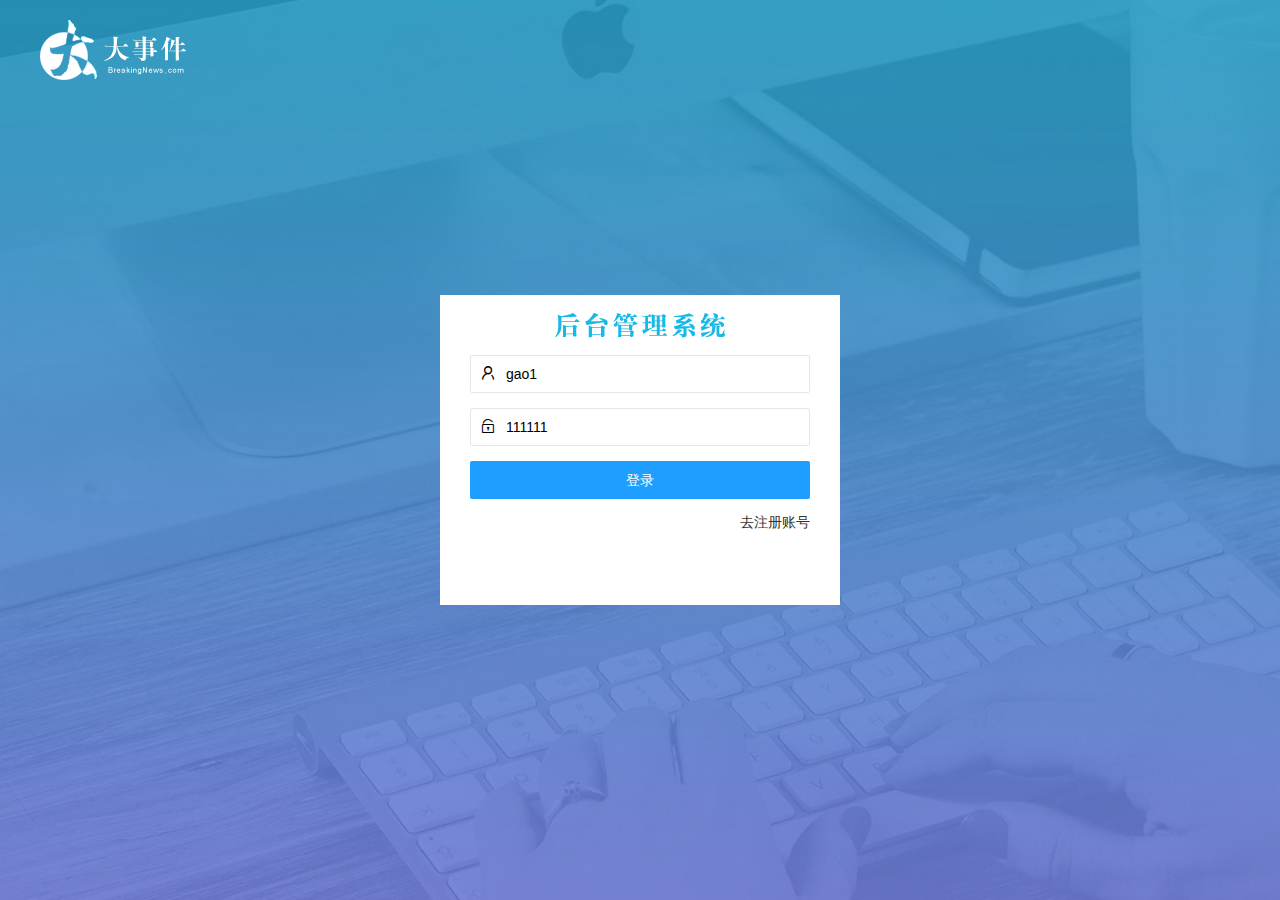
<file: login.html>
<!DOCTYPE html>
<html lang="en">

<head>
    <meta charset="UTF-8">
    <meta http-equiv="X-UA-Compatible" content="IE=edge">
    <meta name="viewport" content="width=device-width, initial-scale=1.0">
    <title>大事件 - 登录页面</title>
    <!-- 先引入 layui 的样式 -->
    <link rel="stylesheet" href="/assets/lib/layui/css/layui.css">
    <!--引入本页面的样式 -->
    <link rel="stylesheet" href="/assets/css/login.css">
</head>

<body>
    <!-- 顶部logo -->
    <div class="layui-mian header">
        <img src="/assets/images/logo.png" alt="">
    </div>

    <!-- 注册和登录区域 -->
    <div class="loginAndRegBox">
        <!-- 1.标题 -->
        <div class="titleBox"></div>
        <!-- 2.登录 -->
        <div class="loginBox">
            <!-- 登录表单 -->
            <form class="layui-form" id="form_login">
                <!-- 用户名 -->
                <div class="layui-form-item">
                    <i class="layui-icon layui-icon-username"></i>
                    <input type="text" name="username" required lay-verify="required" placeholder="请输入用户名"
                        autocomplete="off" class="layui-input" value="gao1">
                </div>
                <!-- 密码 -->
                <div class="layui-form-item">
                    <i class="layui-icon layui-icon-password"></i>
                    <input type="text" name="password" required lay-verify="required|pwd" placeholder="请输入密码"
                        autocomplete="off" class="layui-input" value="111111">
                </div>
                <!-- 登录按钮 -->
                <div class="layui-form-item">
                    <button class="layui-btn layui-btn-fluid  layui-btn-normal" lay-submit
                        lay-filter="formDemo">登录</button>
                </div>
                <!-- a链接 -->
                <div class="layui-form-item links">
                    <!-- lay-subimit属性必须存在，后面会有submit事件绑定 -->
                    <a href="javascript:;" id="link_reg">去注册账号</a>
                </div>
            </form>

        </div>
        <!-- 3.注册 -->
        <div class="regBox" style="display: none;">
            <!-- 注册表单 -->
            <form class="layui-form" id="form_reg">
                <!-- 用户名 -->
                <div class="layui-form-item">
                    <i class="layui-icon layui-icon-username"></i>
                    <input type="text" name="username" required lay-verify="required" placeholder="请输入用户名"
                        autocomplete="off" class="layui-input">
                </div>
                <!-- 密码 -->
                <div class="layui-form-item">
                    <i class="layui-icon layui-icon-password"></i>
                    <input type="password" name="password" required lay-verify="required|pwd" placeholder="请输入密码"
                        autocomplete="off" class="layui-input">
                </div>
                <!-- 再次确认密码 -->
                <div class="layui-form-item">
                    <i class="layui-icon layui-icon-password"></i>
                    <input type="password" name="repassword" required lay-verify="required|pwd|repwd"
                        placeholder="再次确认密码" autocomplete="off" class="layui-input">
                </div>
                <!-- 注册按钮 -->
                <div class="layui-form-item">
                    <button class="layui-btn layui-btn-fluid  layui-btn-normal" lay-submit
                        lay-filter="formDemo">注册</button>
                </div>
                <!-- a链接 -->
                <div class="layui-form-item links">
                    <!-- lay-subimit属性必须存在，后面会有submit事件绑定 -->
                    <a href="javascript:;" id="link_login">去登录</a>
                </div>
            </form>


        </div>
    </div>


    <!-- 引入layuijs -->
    <script src="./assets/lib/layui/layui.all.js"></script>
    <!-- 引入jQuery -->
    <script src="/assets/lib/jquery.js"></script>
    <!-- 引入baseAPI.js ， 在jQuery之后，在自己的样式文件之前 -->
    <script src="/assets/js/baseAPI.js"></script>
    <!-- 引入login.js -->
    <script src="/assets/js/login.js"></script>
</body>

</html>
</file>
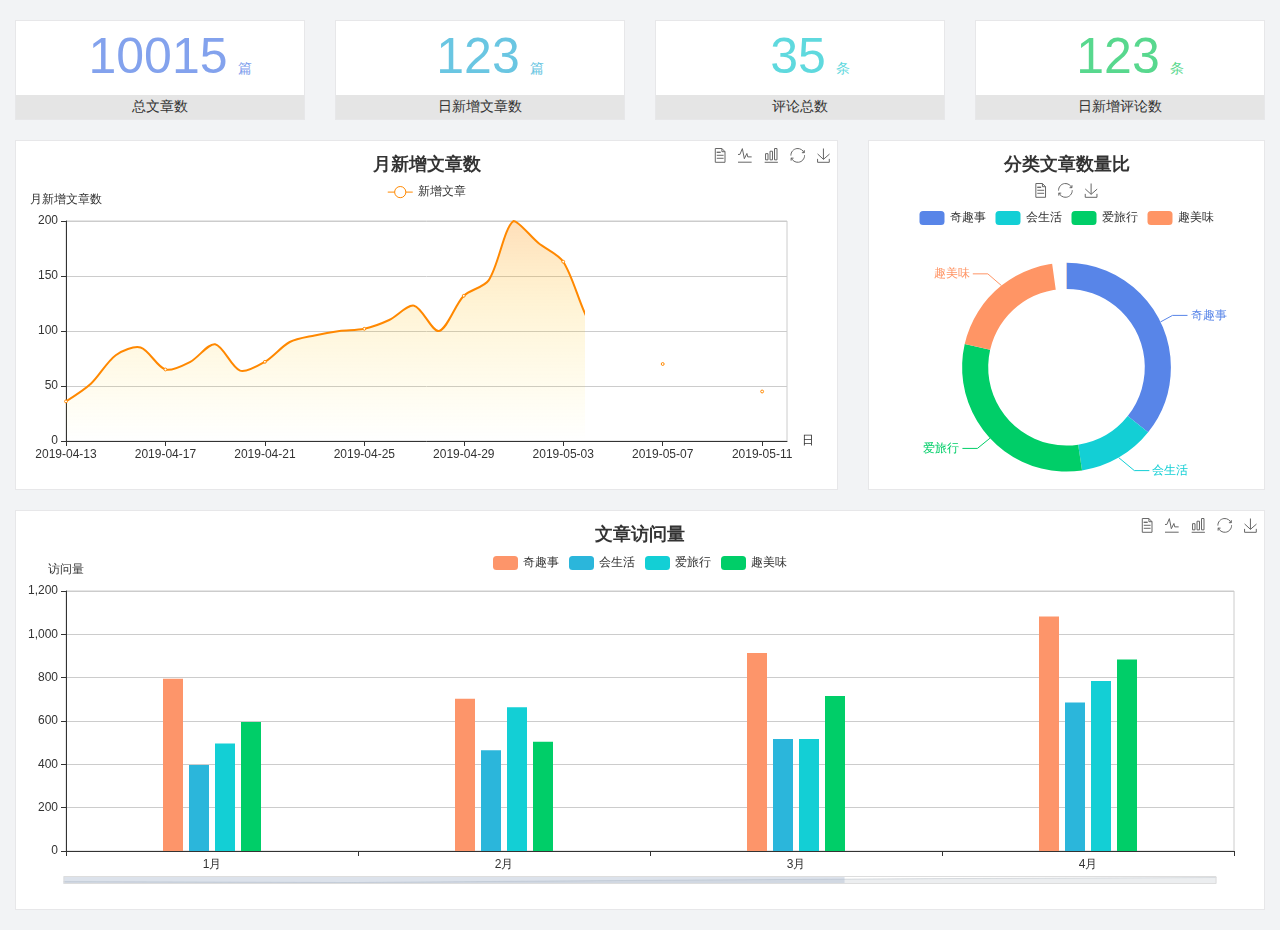
<file: home/dashboard.html>
<!DOCTYPE html>
<html lang="en">

<head>
  <meta charset="UTF-8">
  <meta name="viewport" content="width=device-width, initial-scale=1.0">
  <meta http-equiv="X-UA-Compatible" content="ie=edge">
  <title>图表统计</title>
  <link rel="stylesheet" href="../assets/lib/bootstrap.css" />
  <link rel="stylesheet" href="../assets/lib/main.css" />
  <script src="../assets/lib/jquery.js"></script>
  <script type="text/javascript" src="../assets/lib/echarts.min.js"></script>
</head>

<body>
  <div class="container-fluid">
    <div class="row spannel_list">
      <div class="col-sm-3 col-xs-6">
        <div class="spannel">
          <em>10015</em><span>篇</span>
          <b>总文章数</b>
        </div>
      </div>
      <div class="col-sm-3 col-xs-6">
        <div class="spannel scolor01">
          <em>123</em><span>篇</span>
          <b>日新增文章数</b>
        </div>
      </div>
      <div class="col-sm-3 col-xs-6">
        <div class="spannel scolor02">
          <em>35</em><span>条</span>
          <b>评论总数</b>
        </div>
      </div>
      <div class="col-sm-3 col-xs-6">
        <div class="spannel scolor03">
          <em>123</em><span>条</span>
          <b>日新增评论数</b>
        </div>
      </div>
    </div>
  </div>

  <div class="container-fluid">
    <div class="row curve-pie">
      <div class="col-lg-8 col-md-8">
        <div class="gragh_pannel" id="curve_show"></div>
      </div>
      <div class="col-lg-4 col-md-4">
        <div class="gragh_pannel" id="pie_show"></div>
      </div>
    </div>
  </div>

  <div class="container-fluid">
    <div class="column_pannel" id="column_show"></div>
  </div>

  <script>
    var oChart = echarts.init(document.getElementById('curve_show'));
    var aList_all = [
      { 'count': 36, 'date': '2019-04-13' },
      { 'count': 52, 'date': '2019-04-14' },
      { 'count': 78, 'date': '2019-04-15' },
      { 'count': 85, 'date': '2019-04-16' },
      { 'count': 65, 'date': '2019-04-17' },
      { 'count': 72, 'date': '2019-04-18' },
      { 'count': 88, 'date': '2019-04-19' },
      { 'count': 64, 'date': '2019-04-20' },
      { 'count': 72, 'date': '2019-04-21' },
      { 'count': 90, 'date': '2019-04-22' },
      { 'count': 96, 'date': '2019-04-23' },
      { 'count': 100, 'date': '2019-04-24' },
      { 'count': 102, 'date': '2019-04-25' },
      { 'count': 110, 'date': '2019-04-26' },
      { 'count': 123, 'date': '2019-04-27' },
      { 'count': 100, 'date': '2019-04-28' },
      { 'count': 132, 'date': '2019-04-29' },
      { 'count': 146, 'date': '2019-04-30' },
      { 'count': 200, 'date': '2019-05-01' },
      { 'count': 180, 'date': '2019-05-02' },
      { 'count': 163, 'date': '2019-05-03' },
      { 'count': 110, 'date': '2019-05-04' },
      { 'count': 80, 'date': '2019-05-05' },
      { 'count': 82, 'date': '2019-05-06' },
      { 'count': 70, 'date': '2019-05-07' },
      { 'count': 65, 'date': '2019-05-08' },
      { 'count': 54, 'date': '2019-05-09' },
      { 'count': 40, 'date': '2019-05-10' },
      { 'count': 45, 'date': '2019-05-11' },
      { 'count': 38, 'date': '2019-05-12' },
    ];

    let aCount = [];
    let aDate = [];

    for (var i = 0; i < aList_all.length; i++) {
      aCount.push(aList_all[i].count);
      aDate.push(aList_all[i].date);
    }

    var chartopt = {
      title: {
        text: '月新增文章数',
        left: 'center',
        top: '10'
      },
      tooltip: {
        trigger: 'axis'
      },
      legend: {
        data: ['新增文章'],
        top: '40'
      },
      toolbox: {
        show: true,
        feature: {
          mark: { show: true },
          dataView: { show: true, readOnly: false },
          magicType: { show: true, type: ['line', 'bar'] },
          restore: { show: true },
          saveAsImage: { show: true }
        }
      },
      calculable: true,
      xAxis: [
        {
          name: '日',
          type: 'category',
          boundaryGap: false,
          data: aDate
        }
      ],
      yAxis: [
        {
          name: '月新增文章数',
          type: 'value'
        }
      ],
      series: [
        {
          name: '新增文章',
          type: 'line',
          smooth: true,
          itemStyle: { normal: { areaStyle: { type: 'default' }, color: '#f80' }, lineStyle: { color: '#f80' } },
          data: aCount
        }],
      areaStyle: {
        normal: {
          color: new echarts.graphic.LinearGradient(0, 0, 0, 1, [{
            offset: 0,
            color: 'rgba(255,136,0,0.39)'
          }, {
            offset: .34,
            color: 'rgba(255,180,0,0.25)'
          }, {
            offset: 1,
            color: 'rgba(255,222,0,0.00)'
          }])

        }
      },
      grid: {
        show: true,
        x: 50,
        x2: 50,
        y: 80,
        height: 220
      }
    };

    oChart.setOption(chartopt);


    var oPie = echarts.init(document.getElementById('pie_show'));
    var oPieopt =
    {
      title: {
        top: 10,
        text: '分类文章数量比',
        x: 'center'
      },
      tooltip: {
        trigger: 'item',
        formatter: "{a} <br/>{b} : {c} ({d}%)"
      },
      color: ['#5885e8', '#13cfd5', '#00ce68', '#ff9565'],
      legend: {
        x: 'center',
        top: 65,
        data: ['奇趣事', '会生活', '爱旅行', '趣美味']
      },
      toolbox: {
        show: true,
        x: 'center',
        top: 35,
        feature: {
          mark: { show: true },
          dataView: { show: true, readOnly: false },
          magicType: {
            show: true,
            type: ['pie', 'funnel'],
            option: {
              funnel: {
                x: '25%',
                width: '50%',
                funnelAlign: 'left',
                max: 1548
              }
            }
          },
          restore: { show: true },
          saveAsImage: { show: true }
        }
      },
      calculable: true,
      series: [
        {
          name: '访问来源',
          type: 'pie',
          radius: ['45%', '60%'],
          center: ['50%', '65%'],
          data: [
            { value: 300, name: '奇趣事' },
            { value: 100, name: '会生活' },
            { value: 260, name: '爱旅行' },
            { value: 180, name: '趣美味' }
          ]
        }
      ]
    };
    oPie.setOption(oPieopt);



    var oColumn = this.echarts.init(document.getElementById('column_show'));
    var oColumnopt =
    {
      title: {
        text: '文章访问量',
        left: 'center',
        top: '10'
      },
      tooltip: {
        trigger: 'axis'
      },
      legend: {
        data: ['奇趣事', '会生活', '爱旅行', '趣美味'],
        top: '40'
      },
      toolbox: {
        show: true,
        feature: {
          mark: { show: true },
          dataView: { show: true, readOnly: false },
          magicType: { show: true, type: ['line', 'bar'] },
          restore: { show: true },
          saveAsImage: { show: true }
        }
      },
      calculable: true,
      xAxis: [
        {
          type: 'category',
          data: ['1月', '2月', '3月', '4月', '5月']
        }
      ],
      yAxis: [
        {
          name: '访问量',
          type: 'value'
        }
      ],
      series: [
        {
          name: '奇趣事',
          type: 'bar',
          barWidth: 20,
          itemStyle: {
            normal: { areaStyle: { type: 'default' }, color: '#fd956a' }
          },
          data: [800, 708, 920, 1090, 1200]
        },
        {
          name: '会生活',
          type: 'bar',
          barWidth: 20,
          itemStyle: {
            normal: { areaStyle: { type: 'default' }, color: '#2bb6db' }
          },
          data: [400, 468, 520, 690, 800]
        },
        {
          name: '爱旅行',
          type: 'bar',
          barWidth: 20,
          itemStyle: {
            normal: { areaStyle: { type: 'default' }, color: '#13cfd5' }
          },
          data: [500, 668, 520, 790, 900]
        },
        {
          name: '趣美味',
          type: 'bar',
          barWidth: 20,
          itemStyle: {
            normal: { areaStyle: { type: 'default' }, color: '#00ce68' }
          },
          data: [600, 508, 720, 890, 1000]
        }
      ],
      grid: {
        show: true,
        x: 50,
        x2: 30,
        y: 80,
        height: 260
      },
      dataZoom: [//给x轴设置滚动条
        {
          start: 0,//默认为0
          end: 100 - 1000 / 31,//默认为100
          type: 'slider',
          show: true,
          xAxisIndex: [0],
          handleSize: 0,//滑动条的 左右2个滑动条的大小
          height: 8,//组件高度
          left: 45, //左边的距离
          right: 50,//右边的距离
          bottom: 26,//右边的距离
          handleColor: '#ddd',//h滑动图标的颜色
          handleStyle: {
            borderColor: "#cacaca",
            borderWidth: "1",
            shadowBlur: 2,
            background: "#ddd",
            shadowColor: "#ddd",
          }
        }]
    };
    oColumn.setOption(oColumnopt);
  </script>
</body>

</html>
</file>
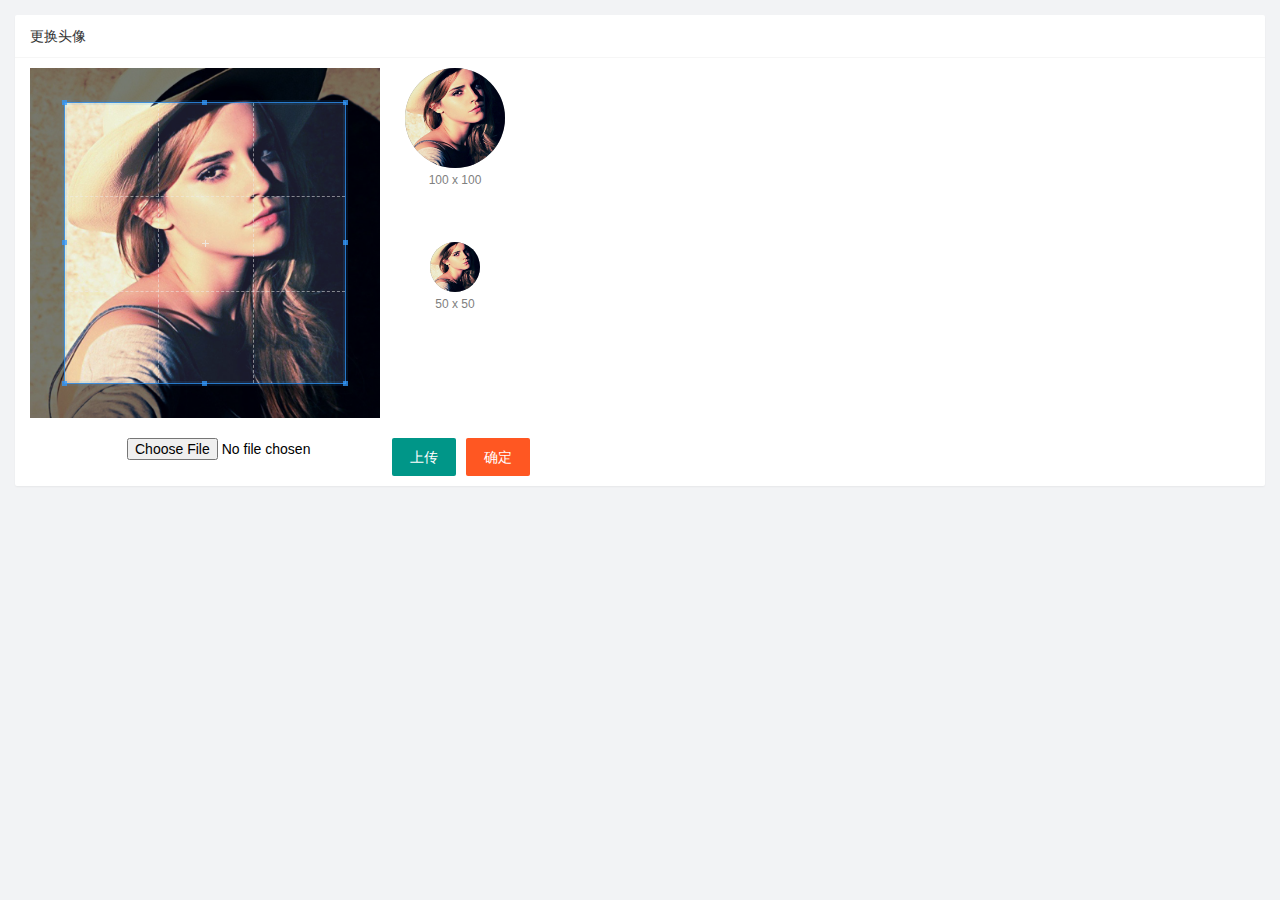
<file: user/user_avatar.html>
<!DOCTYPE html>
<html lang="en">

<head>
    <meta charset="UTF-8">
    <meta http-equiv="X-UA-Compatible" content="IE=edge">
    <meta name="viewport" content="width=device-width, initial-scale=1.0">
    <title>Document</title>
    <!--导入 `cropper.css  -->
    <link rel="stylesheet" href="/assets/lib/cropper/cropper.css" />
    <!-- 引入layui 的样式 -->
    <link rel="stylesheet" href="/assets/lib/layui/css/layui.css">
    <!-- 引入自己的样式 -->
    <link rel="stylesheet" href="/assets/css/user/user_avatar.css">
</head>

<body>
    <!-- 卡片区域 -->
    <div class="layui-card">
        <div class="layui-card-header">更换头像</div>
        <div class="layui-card-body">
            <!-- 上传头像 表单 -->
            <!-- 第一行的图片裁剪和预览区域 -->
            <div class="row1">
                <!-- 图片裁剪区域 -->
                <div class="cropper-box">
                    <!-- 这个 img 标签很重要，将来会把它初始化为裁剪区域 -->
                    <img id="image" src="/assets/images/sample.jpg" />
                </div>
                <!-- 图片的预览区域 -->
                <div class="preview-box">
                    <div>
                        <!-- 宽高为 100px 的预览区域 -->
                        <div class="img-preview w100"></div>
                        <p class="size">100 x 100</p>
                    </div>
                    <div>
                        <!-- 宽高为 50px 的预览区域 -->
                        <div class="img-preview w50"></div>
                        <p class="size">50 x 50</p>
                    </div>
                </div>
            </div>

            <!-- 第二行的按钮区域 -->
            <div class="row2">
                <input type="file" id="flie" accept="image/png,image/jpeg">
                <button id="btnChooseImage" type="button" class="layui-btn">上传</button>
                <button id="btnUpload" type="button" class="layui-btn layui-btn-danger">确定</button>
            </div>

        </div>
    </div>

    <!-- 引入layui.all.js -->
    <script src="/assets/lib/layui/layui.all.js"></script>
    <!-- 引入jQuery.js -->
    <script src="/assets/lib/jquery.js"></script>
    <!-- 引入 Cropper.js 和 jquery-cropper.js-->
    <script src="/assets/lib/cropper/Cropper.js"></script>
    <script src="/assets/lib/cropper/jquery-cropper.js"></script>
    <!-- 引入baseAPI.js -->
    <script src="/assets/js/baseAPI.js"></script>
    <!-- 引入自己的js -->
    <script src="/assets/js/user/user_avatar.js"></script>
</body>

</html>
</file>
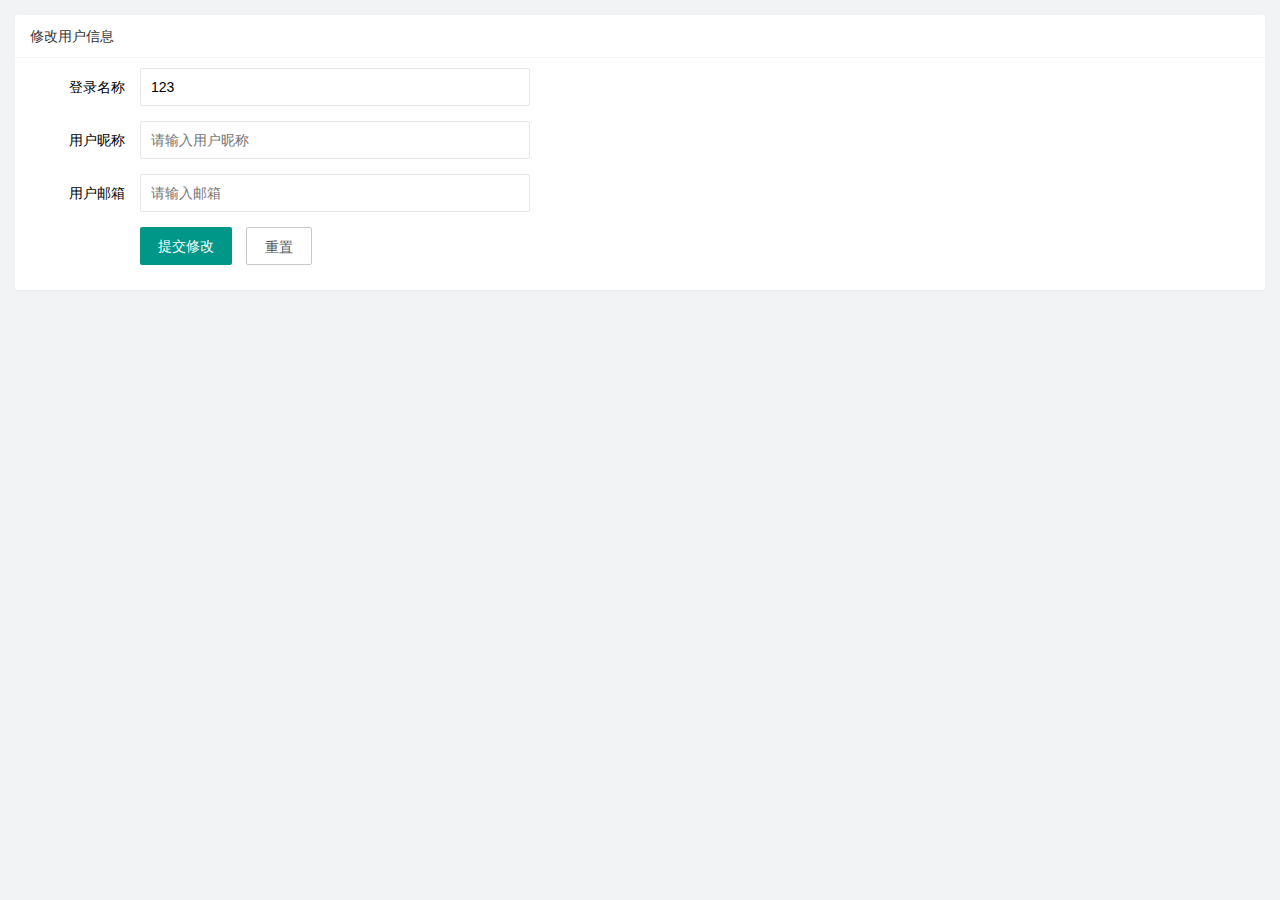
<file: user/user_info.html>
<!DOCTYPE html>
<html lang="en">

<head>
    <meta charset="UTF-8">
    <meta http-equiv="X-UA-Compatible" content="IE=edge">
    <meta name="viewport" content="width=device-width, initial-scale=1.0">
    <title>Document</title>
    <!-- 引入layui 的样式 -->
    <link rel="stylesheet" href="/assets/lib/layui/css/layui.css">
    <!-- 引入自己的样式 -->
    <link rel="stylesheet" href="/assets/css/user/user_info.css">
</head>

<body>
    <!-- 卡片区域 -->
    <div class="layui-card">
        <div class="layui-card-header">修改用户信息</div>
        <div class="layui-card-body">
            <!-- 基本资料表单 -->
            <form class="layui-form" lay-filter="formUserInfo">
                <!-- 隐藏域保存id -->
                <input type="hidden" name="id">
                <!-- 用户名 -->
                <div class="layui-form-item">
                    <label class="layui-form-label">登录名称</label>
                    <div class="layui-input-block">
                        <input type="text" name="username" required lay-verify="required" placeholder="请输入登录名称"
                            autocomplete="off" class="layui-input" value="123">
                    </div>
                </div>
                <!-- 昵称 -->
                <div class="layui-form-item">
                    <label class="layui-form-label">用户昵称</label>
                    <div class="layui-input-block">
                        <input type="text" name="nickname" required lay-verify="required|nickname" placeholder="请输入用户昵称"
                            autocomplete="off" class="layui-input">
                    </div>
                </div>
                <!-- 邮箱 -->
                <div class="layui-form-item">
                    <label class="layui-form-label">用户邮箱</label>
                    <div class="layui-input-block">
                        <input type="text" name="email" required lay-verify="required|email" placeholder="请输入邮箱"
                            autocomplete="off" class="layui-input">
                    </div>
                </div>
                <!--提交重置  -->
                <div class="layui-form-item">
                    <div class="layui-input-block">
                        <button class="layui-btn" lay-submit lay-filter="formDemo">提交修改</button>
                        <button type="reset" id="btnReset" class="layui-btn layui-btn-primary">重置</button>
                    </div>
                </div>
            </form>
        </div>
    </div>

    <!-- 引入layui.all.js -->
    <script src="/assets/lib/layui/layui.all.js"></script>
    <!-- 引入jQuery.js -->
    <script src="/assets/lib/jquery.js"></script>
    <!-- 引入baseAPI.js -->
    <script src="/assets/js/baseAPI.js"></script>
    <!-- 引入自己的js -->
    <script src="/assets/js/user/user_info.js"></script>
</body>

</html>
</file>
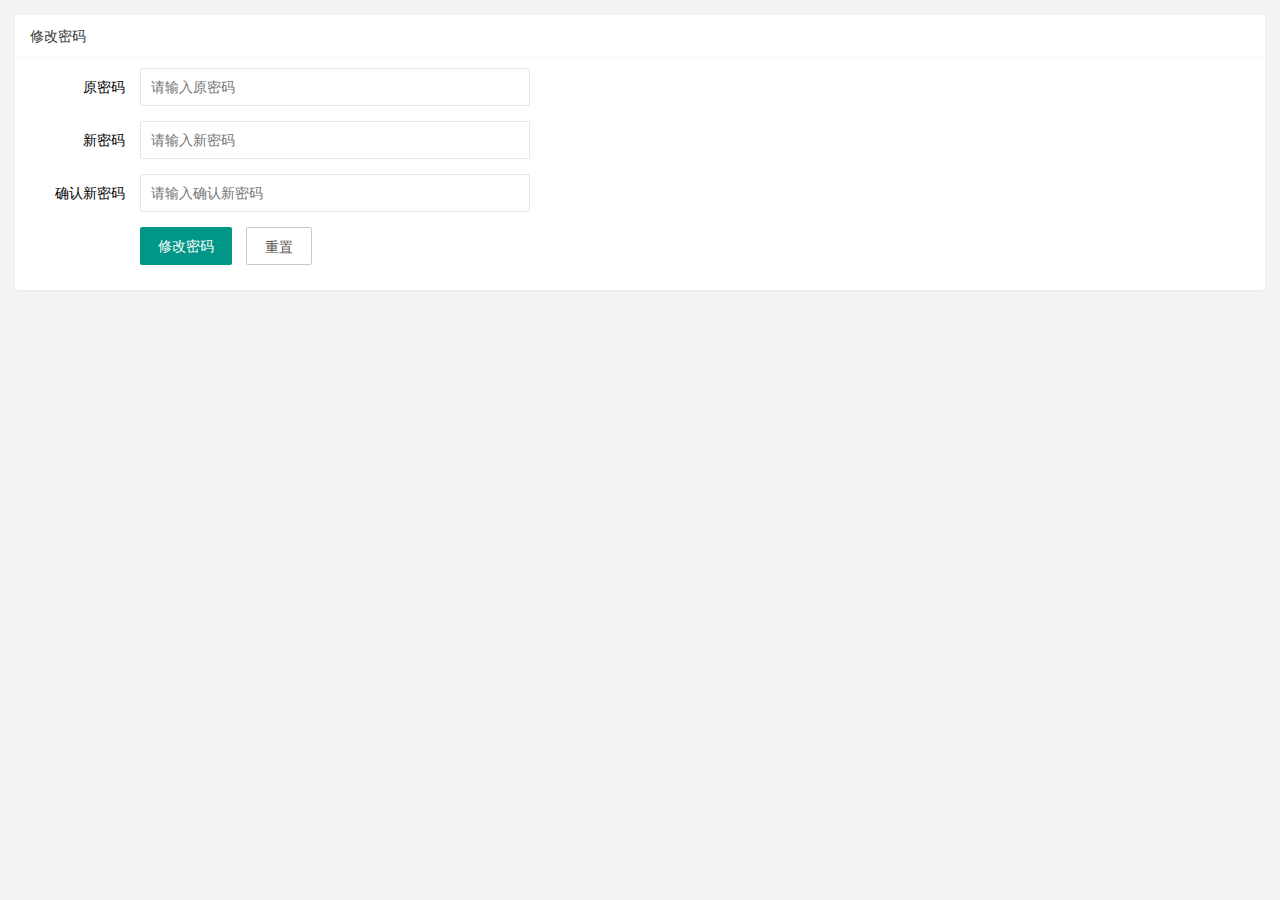
<file: user/user_pwd.html>
<!DOCTYPE html>
<html lang="en">

<head>
    <meta charset="UTF-8">
    <meta http-equiv="X-UA-Compatible" content="IE=edge">
    <meta name="viewport" content="width=device-width, initial-scale=1.0">
    <title>Document</title>
    <!-- 引入layui 的样式 -->
    <link rel="stylesheet" href="/assets/lib/layui/css/layui.css">
    <!-- 引入自己的样式 -->
    <link rel="stylesheet" href="/assets/css/user/user_pwd.css">
</head>

<body>
    <!-- 卡片区域 -->
    <div class="layui-card">
        <div class="layui-card-header">修改密码</div>
        <div class="layui-card-body">
            <!-- 修改密码 表单 -->
            <form class="layui-form" action="">
                <!-- 原密码 -->
                <div class="layui-form-item">
                    <label class="layui-form-label">原密码</label>
                    <div class="layui-input-block">
                        <input type="text" name="oldPwd" required lay-verify="required|pwd" placeholder="请输入原密码"
                            autocomplete="off" class="layui-input">
                    </div>
                </div>
                <!-- 新密码 -->
                <div class="layui-form-item">
                    <label class="layui-form-label">新密码</label>
                    <div class="layui-input-block">
                        <input type="text" name="newPwd" required lay-verify="required|pwd|samePwd" placeholder="请输入新密码"
                            autocomplete="off" class="layui-input">
                    </div>
                </div>
                <!-- 确认新密码 -->
                <div class="layui-form-item">
                    <label class="layui-form-label">确认新密码</label>
                    <div class="layui-input-block">
                        <input type="text" name="rePwd" required lay-verify="required|pwd|rePwd" placeholder="请输入确认新密码"
                            autocomplete="off" class="layui-input">
                    </div>
                </div>
                <!-- 按钮 -->
                <div class="layui-form-item">
                    <div class="layui-input-block">
                        <button class="layui-btn" lay-submit lay-filter="formDemo">修改密码</button>
                        <button type="reset" class="layui-btn layui-btn-primary">重置</button>
                    </div>
                </div>
            </form>
        </div>
    </div>

    <!-- 引入layui.all.js -->
    <script src="/assets/lib/layui/layui.all.js"></script>
    <!-- 引入jQuery.js -->
    <script src="/assets/lib/jquery.js"></script>
    <!-- 引入baseAPI.js -->
    <script src="/assets/js/baseAPI.js"></script>
    <!-- 引入自己的js -->
    <script src="/assets/js/user/user_pwd.js"></script>
</body>

</html>
</file>
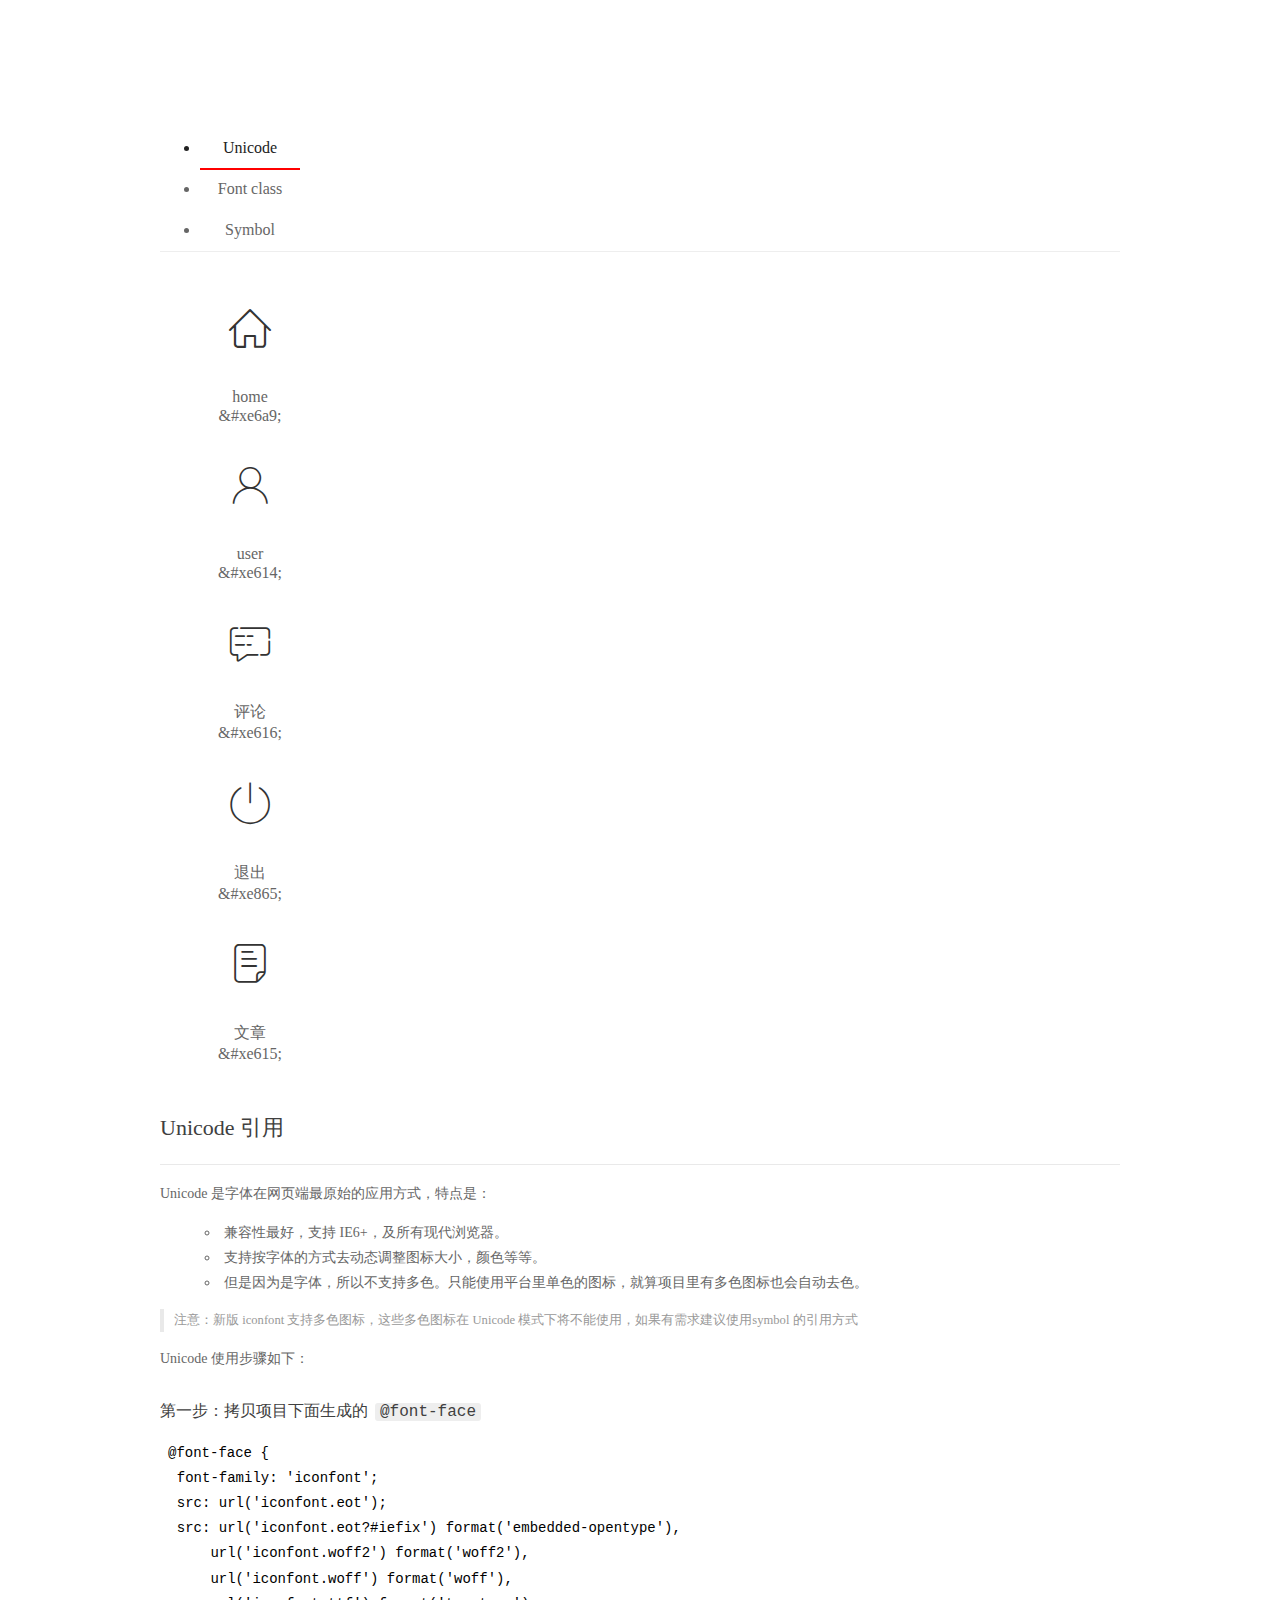
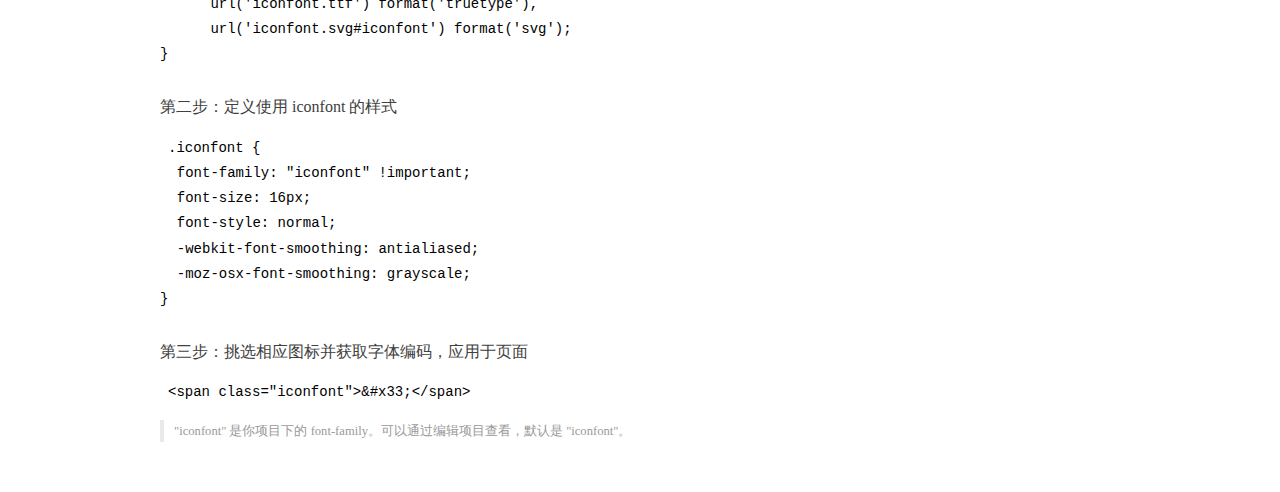
<file: assets/fonts/demo_index.html>
<!DOCTYPE html>
<html>
<head>
  <meta charset="utf-8"/>
  <title>IconFont Demo</title>
  <link rel="shortcut icon" href="https://gtms04.alicdn.com/tps/i4/TB1_oz6GVXXXXaFXpXXJDFnIXXX-64-64.ico" type="image/x-icon"/>
  <link rel="stylesheet" href="https://g.alicdn.com/thx/cube/1.3.2/cube.min.css">
  <link rel="stylesheet" href="demo.css">
  <link rel="stylesheet" href="iconfont.css">
  <script src="iconfont.js"></script>
  <!-- jQuery -->
  <script src="https://a1.alicdn.com/oss/uploads/2018/12/26/7bfddb60-08e8-11e9-9b04-53e73bb6408b.js"></script>
  <!-- 代码高亮 -->
  <script src="https://a1.alicdn.com/oss/uploads/2018/12/26/a3f714d0-08e6-11e9-8a15-ebf944d7534c.js"></script>
</head>
<body>
  <div class="main">
    <h1 class="logo"><a href="https://www.iconfont.cn/" title="iconfont 首页" target="_blank">&#xe86b;</a></h1>
    <div class="nav-tabs">
      <ul id="tabs" class="dib-box">
        <li class="dib active"><span>Unicode</span></li>
        <li class="dib"><span>Font class</span></li>
        <li class="dib"><span>Symbol</span></li>
      </ul>
      
    </div>
    <div class="tab-container">
      <div class="content unicode" style="display: block;">
          <ul class="icon_lists dib-box">
          
            <li class="dib">
              <span class="icon iconfont">&#xe6a9;</span>
                <div class="name">home</div>
                <div class="code-name">&amp;#xe6a9;</div>
              </li>
          
            <li class="dib">
              <span class="icon iconfont">&#xe614;</span>
                <div class="name">user</div>
                <div class="code-name">&amp;#xe614;</div>
              </li>
          
            <li class="dib">
              <span class="icon iconfont">&#xe616;</span>
                <div class="name">评论</div>
                <div class="code-name">&amp;#xe616;</div>
              </li>
          
            <li class="dib">
              <span class="icon iconfont">&#xe865;</span>
                <div class="name">退出</div>
                <div class="code-name">&amp;#xe865;</div>
              </li>
          
            <li class="dib">
              <span class="icon iconfont">&#xe615;</span>
                <div class="name">文章</div>
                <div class="code-name">&amp;#xe615;</div>
              </li>
          
          </ul>
          <div class="article markdown">
          <h2 id="unicode-">Unicode 引用</h2>
          <hr>

          <p>Unicode 是字体在网页端最原始的应用方式，特点是：</p>
          <ul>
            <li>兼容性最好，支持 IE6+，及所有现代浏览器。</li>
            <li>支持按字体的方式去动态调整图标大小，颜色等等。</li>
            <li>但是因为是字体，所以不支持多色。只能使用平台里单色的图标，就算项目里有多色图标也会自动去色。</li>
          </ul>
          <blockquote>
            <p>注意：新版 iconfont 支持多色图标，这些多色图标在 Unicode 模式下将不能使用，如果有需求建议使用symbol 的引用方式</p>
          </blockquote>
          <p>Unicode 使用步骤如下：</p>
          <h3 id="-font-face">第一步：拷贝项目下面生成的 <code>@font-face</code></h3>
<pre><code class="language-css"
>@font-face {
  font-family: 'iconfont';
  src: url('iconfont.eot');
  src: url('iconfont.eot?#iefix') format('embedded-opentype'),
      url('iconfont.woff2') format('woff2'),
      url('iconfont.woff') format('woff'),
      url('iconfont.ttf') format('truetype'),
      url('iconfont.svg#iconfont') format('svg');
}
</code></pre>
          <h3 id="-iconfont-">第二步：定义使用 iconfont 的样式</h3>
<pre><code class="language-css"
>.iconfont {
  font-family: "iconfont" !important;
  font-size: 16px;
  font-style: normal;
  -webkit-font-smoothing: antialiased;
  -moz-osx-font-smoothing: grayscale;
}
</code></pre>
          <h3 id="-">第三步：挑选相应图标并获取字体编码，应用于页面</h3>
<pre>
<code class="language-html"
>&lt;span class="iconfont"&gt;&amp;#x33;&lt;/span&gt;
</code></pre>
          <blockquote>
            <p>"iconfont" 是你项目下的 font-family。可以通过编辑项目查看，默认是 "iconfont"。</p>
          </blockquote>
          </div>
      </div>
      <div class="content font-class">
        <ul class="icon_lists dib-box">
          
          <li class="dib">
            <span class="icon iconfont icon-home"></span>
            <div class="name">
              home
            </div>
            <div class="code-name">.icon-home
            </div>
          </li>
          
          <li class="dib">
            <span class="icon iconfont icon-user"></span>
            <div class="name">
              user
            </div>
            <div class="code-name">.icon-user
            </div>
          </li>
          
          <li class="dib">
            <span class="icon iconfont icon-pinglun"></span>
            <div class="name">
              评论
            </div>
            <div class="code-name">.icon-pinglun
            </div>
          </li>
          
          <li class="dib">
            <span class="icon iconfont icon-tuichu"></span>
            <div class="name">
              退出
            </div>
            <div class="code-name">.icon-tuichu
            </div>
          </li>
          
          <li class="dib">
            <span class="icon iconfont icon-16"></span>
            <div class="name">
              文章
            </div>
            <div class="code-name">.icon-16
            </div>
          </li>
          
        </ul>
        <div class="article markdown">
        <h2 id="font-class-">font-class 引用</h2>
        <hr>

        <p>font-class 是 Unicode 使用方式的一种变种，主要是解决 Unicode 书写不直观，语意不明确的问题。</p>
        <p>与 Unicode 使用方式相比，具有如下特点：</p>
        <ul>
          <li>兼容性良好，支持 IE8+，及所有现代浏览器。</li>
          <li>相比于 Unicode 语意明确，书写更直观。可以很容易分辨这个 icon 是什么。</li>
          <li>因为使用 class 来定义图标，所以当要替换图标时，只需要修改 class 里面的 Unicode 引用。</li>
          <li>不过因为本质上还是使用的字体，所以多色图标还是不支持的。</li>
        </ul>
        <p>使用步骤如下：</p>
        <h3 id="-fontclass-">第一步：引入项目下面生成的 fontclass 代码：</h3>
<pre><code class="language-html">&lt;link rel="stylesheet" href="./iconfont.css"&gt;
</code></pre>
        <h3 id="-">第二步：挑选相应图标并获取类名，应用于页面：</h3>
<pre><code class="language-html">&lt;span class="iconfont icon-xxx"&gt;&lt;/span&gt;
</code></pre>
        <blockquote>
          <p>"
            iconfont" 是你项目下的 font-family。可以通过编辑项目查看，默认是 "iconfont"。</p>
        </blockquote>
      </div>
      </div>
      <div class="content symbol">
          <ul class="icon_lists dib-box">
          
            <li class="dib">
                <svg class="icon svg-icon" aria-hidden="true">
                  <use xlink:href="#icon-home"></use>
                </svg>
                <div class="name">home</div>
                <div class="code-name">#icon-home</div>
            </li>
          
            <li class="dib">
                <svg class="icon svg-icon" aria-hidden="true">
                  <use xlink:href="#icon-user"></use>
                </svg>
                <div class="name">user</div>
                <div class="code-name">#icon-user</div>
            </li>
          
            <li class="dib">
                <svg class="icon svg-icon" aria-hidden="true">
                  <use xlink:href="#icon-pinglun"></use>
                </svg>
                <div class="name">评论</div>
                <div class="code-name">#icon-pinglun</div>
            </li>
          
            <li class="dib">
                <svg class="icon svg-icon" aria-hidden="true">
                  <use xlink:href="#icon-tuichu"></use>
                </svg>
                <div class="name">退出</div>
                <div class="code-name">#icon-tuichu</div>
            </li>
          
            <li class="dib">
                <svg class="icon svg-icon" aria-hidden="true">
                  <use xlink:href="#icon-16"></use>
                </svg>
                <div class="name">文章</div>
                <div class="code-name">#icon-16</div>
            </li>
          
          </ul>
          <div class="article markdown">
          <h2 id="symbol-">Symbol 引用</h2>
          <hr>

          <p>这是一种全新的使用方式，应该说这才是未来的主流，也是平台目前推荐的用法。相关介绍可以参考这篇<a href="">文章</a>
            这种用法其实是做了一个 SVG 的集合，与另外两种相比具有如下特点：</p>
          <ul>
            <li>支持多色图标了，不再受单色限制。</li>
            <li>通过一些技巧，支持像字体那样，通过 <code>font-size</code>, <code>color</code> 来调整样式。</li>
            <li>兼容性较差，支持 IE9+，及现代浏览器。</li>
            <li>浏览器渲染 SVG 的性能一般，还不如 png。</li>
          </ul>
          <p>使用步骤如下：</p>
          <h3 id="-symbol-">第一步：引入项目下面生成的 symbol 代码：</h3>
<pre><code class="language-html">&lt;script src="./iconfont.js"&gt;&lt;/script&gt;
</code></pre>
          <h3 id="-css-">第二步：加入通用 CSS 代码（引入一次就行）：</h3>
<pre><code class="language-html">&lt;style&gt;
.icon {
  width: 1em;
  height: 1em;
  vertical-align: -0.15em;
  fill: currentColor;
  overflow: hidden;
}
&lt;/style&gt;
</code></pre>
          <h3 id="-">第三步：挑选相应图标并获取类名，应用于页面：</h3>
<pre><code class="language-html">&lt;svg class="icon" aria-hidden="true"&gt;
  &lt;use xlink:href="#icon-xxx"&gt;&lt;/use&gt;
&lt;/svg&gt;
</code></pre>
          </div>
      </div>

    </div>
  </div>
  <script>
  $(document).ready(function () {
      $('.tab-container .content:first').show()

      $('#tabs li').click(function (e) {
        var tabContent = $('.tab-container .content')
        var index = $(this).index()

        if ($(this).hasClass('active')) {
          return
        } else {
          $('#tabs li').removeClass('active')
          $(this).addClass('active')

          tabContent.hide().eq(index).fadeIn()
        }
      })
    })
  </script>
</body>
</html>
</file>
<file: assets/lib/layui/css/layui.css>
/** layui-v2.5.5 MIT License By https://www.layui.com */
 .layui-inline,img{display:inline-block;vertical-align:middle}h1,h2,h3,h4,h5,h6{font-weight:400}.layui-edge,.layui-header,.layui-inline,.layui-main{position:relative}.layui-body,.layui-edge,.layui-elip{overflow:hidden}.layui-btn,.layui-edge,.layui-inline,img{vertical-align:middle}.layui-btn,.layui-disabled,.layui-icon,.layui-unselect{-moz-user-select:none;-webkit-user-select:none;-ms-user-select:none}.layui-elip,.layui-form-checkbox span,.layui-form-pane .layui-form-label{text-overflow:ellipsis;white-space:nowrap}.layui-breadcrumb,.layui-tree-btnGroup{visibility:hidden}blockquote,body,button,dd,div,dl,dt,form,h1,h2,h3,h4,h5,h6,input,li,ol,p,pre,td,textarea,th,ul{margin:0;padding:0;-webkit-tap-highlight-color:rgba(0,0,0,0)}a:active,a:hover{outline:0}img{border:none}li{list-style:none}table{border-collapse:collapse;border-spacing:0}h4,h5,h6{font-size:100%}button,input,optgroup,option,select,textarea{font-family:inherit;font-size:inherit;font-style:inherit;font-weight:inherit;outline:0}pre{white-space:pre-wrap;white-space:-moz-pre-wrap;white-space:-pre-wrap;white-space:-o-pre-wrap;word-wrap:break-word}body{line-height:24px;font:14px Helvetica Neue,Helvetica,PingFang SC,Tahoma,Arial,sans-serif}hr{height:1px;margin:10px 0;border:0;clear:both}a{color:#333;text-decoration:none}a:hover{color:#777}a cite{font-style:normal;*cursor:pointer}.layui-border-box,.layui-border-box *{box-sizing:border-box}.layui-box,.layui-box *{box-sizing:content-box}.layui-clear{clear:both;*zoom:1}.layui-clear:after{content:'\20';clear:both;*zoom:1;display:block;height:0}.layui-inline{*display:inline;*zoom:1}.layui-edge{display:inline-block;width:0;height:0;border-width:6px;border-style:dashed;border-color:transparent}.layui-edge-top{top:-4px;border-bottom-color:#999;border-bottom-style:solid}.layui-edge-right{border-left-color:#999;border-left-style:solid}.layui-edge-bottom{top:2px;border-top-color:#999;border-top-style:solid}.layui-edge-left{border-right-color:#999;border-right-style:solid}.layui-disabled,.layui-disabled:hover{color:#d2d2d2!important;cursor:not-allowed!important}.layui-circle{border-radius:100%}.layui-show{display:block!important}.layui-hide{display:none!important}@font-face{font-family:layui-icon;src:url(../font/iconfont.eot?v=250);src:url(../font/iconfont.eot?v=250#iefix) format('embedded-opentype'),url(../font/iconfont.woff2?v=250) format('woff2'),url(../font/iconfont.woff?v=250) format('woff'),url(../font/iconfont.ttf?v=250) format('truetype'),url(../font/iconfont.svg?v=250#layui-icon) format('svg')}.layui-icon{font-family:layui-icon!important;font-size:16px;font-style:normal;-webkit-font-smoothing:antialiased;-moz-osx-font-smoothing:grayscale}.layui-icon-reply-fill:before{content:"\e611"}.layui-icon-set-fill:before{content:"\e614"}.layui-icon-menu-fill:before{content:"\e60f"}.layui-icon-search:before{content:"\e615"}.layui-icon-share:before{content:"\e641"}.layui-icon-set-sm:before{content:"\e620"}.layui-icon-engine:before{content:"\e628"}.layui-icon-close:before{content:"\1006"}.layui-icon-close-fill:before{content:"\1007"}.layui-icon-chart-screen:before{content:"\e629"}.layui-icon-star:before{content:"\e600"}.layui-icon-circle-dot:before{content:"\e617"}.layui-icon-chat:before{content:"\e606"}.layui-icon-release:before{content:"\e609"}.layui-icon-list:before{content:"\e60a"}.layui-icon-chart:before{content:"\e62c"}.layui-icon-ok-circle:before{content:"\1005"}.layui-icon-layim-theme:before{content:"\e61b"}.layui-icon-table:before{content:"\e62d"}.layui-icon-right:before{content:"\e602"}.layui-icon-left:before{content:"\e603"}.layui-icon-cart-simple:before{content:"\e698"}.layui-icon-face-cry:before{content:"\e69c"}.layui-icon-face-smile:before{content:"\e6af"}.layui-icon-survey:before{content:"\e6b2"}.layui-icon-tree:before{content:"\e62e"}.layui-icon-upload-circle:before{content:"\e62f"}.layui-icon-add-circle:before{content:"\e61f"}.layui-icon-download-circle:before{content:"\e601"}.layui-icon-templeate-1:before{content:"\e630"}.layui-icon-util:before{content:"\e631"}.layui-icon-face-surprised:before{content:"\e664"}.layui-icon-edit:before{content:"\e642"}.layui-icon-speaker:before{content:"\e645"}.layui-icon-down:before{content:"\e61a"}.layui-icon-file:before{content:"\e621"}.layui-icon-layouts:before{content:"\e632"}.layui-icon-rate-half:before{content:"\e6c9"}.layui-icon-add-circle-fine:before{content:"\e608"}.layui-icon-prev-circle:before{content:"\e633"}.layui-icon-read:before{content:"\e705"}.layui-icon-404:before{content:"\e61c"}.layui-icon-carousel:before{content:"\e634"}.layui-icon-help:before{content:"\e607"}.layui-icon-code-circle:before{content:"\e635"}.layui-icon-water:before{content:"\e636"}.layui-icon-username:before{content:"\e66f"}.layui-icon-find-fill:before{content:"\e670"}.layui-icon-about:before{content:"\e60b"}.layui-icon-location:before{content:"\e715"}.layui-icon-up:before{content:"\e619"}.layui-icon-pause:before{content:"\e651"}.layui-icon-date:before{content:"\e637"}.layui-icon-layim-uploadfile:before{content:"\e61d"}.layui-icon-delete:before{content:"\e640"}.layui-icon-play:before{content:"\e652"}.layui-icon-top:before{content:"\e604"}.layui-icon-friends:before{content:"\e612"}.layui-icon-refresh-3:before{content:"\e9aa"}.layui-icon-ok:before{content:"\e605"}.layui-icon-layer:before{content:"\e638"}.layui-icon-face-smile-fine:before{content:"\e60c"}.layui-icon-dollar:before{content:"\e659"}.layui-icon-group:before{content:"\e613"}.layui-icon-layim-download:before{content:"\e61e"}.layui-icon-picture-fine:before{content:"\e60d"}.layui-icon-link:before{content:"\e64c"}.layui-icon-diamond:before{content:"\e735"}.layui-icon-log:before{content:"\e60e"}.layui-icon-rate-solid:before{content:"\e67a"}.layui-icon-fonts-del:before{content:"\e64f"}.layui-icon-unlink:before{content:"\e64d"}.layui-icon-fonts-clear:before{content:"\e639"}.layui-icon-triangle-r:before{content:"\e623"}.layui-icon-circle:before{content:"\e63f"}.layui-icon-radio:before{content:"\e643"}.layui-icon-align-center:before{content:"\e647"}.layui-icon-align-right:before{content:"\e648"}.layui-icon-align-left:before{content:"\e649"}.layui-icon-loading-1:before{content:"\e63e"}.layui-icon-return:before{content:"\e65c"}.layui-icon-fonts-strong:before{content:"\e62b"}.layui-icon-upload:before{content:"\e67c"}.layui-icon-dialogue:before{content:"\e63a"}.layui-icon-video:before{content:"\e6ed"}.layui-icon-headset:before{content:"\e6fc"}.layui-icon-cellphone-fine:before{content:"\e63b"}.layui-icon-add-1:before{content:"\e654"}.layui-icon-face-smile-b:before{content:"\e650"}.layui-icon-fonts-html:before{content:"\e64b"}.layui-icon-form:before{content:"\e63c"}.layui-icon-cart:before{content:"\e657"}.layui-icon-camera-fill:before{content:"\e65d"}.layui-icon-tabs:before{content:"\e62a"}.layui-icon-fonts-code:before{content:"\e64e"}.layui-icon-fire:before{content:"\e756"}.layui-icon-set:before{content:"\e716"}.layui-icon-fonts-u:before{content:"\e646"}.layui-icon-triangle-d:before{content:"\e625"}.layui-icon-tips:before{content:"\e702"}.layui-icon-picture:before{content:"\e64a"}.layui-icon-more-vertical:before{content:"\e671"}.layui-icon-flag:before{content:"\e66c"}.layui-icon-loading:before{content:"\e63d"}.layui-icon-fonts-i:before{content:"\e644"}.layui-icon-refresh-1:before{content:"\e666"}.layui-icon-rmb:before{content:"\e65e"}.layui-icon-home:before{content:"\e68e"}.layui-icon-user:before{content:"\e770"}.layui-icon-notice:before{content:"\e667"}.layui-icon-login-weibo:before{content:"\e675"}.layui-icon-voice:before{content:"\e688"}.layui-icon-upload-drag:before{content:"\e681"}.layui-icon-login-qq:before{content:"\e676"}.layui-icon-snowflake:before{content:"\e6b1"}.layui-icon-file-b:before{content:"\e655"}.layui-icon-template:before{content:"\e663"}.layui-icon-auz:before{content:"\e672"}.layui-icon-console:before{content:"\e665"}.layui-icon-app:before{content:"\e653"}.layui-icon-prev:before{content:"\e65a"}.layui-icon-website:before{content:"\e7ae"}.layui-icon-next:before{content:"\e65b"}.layui-icon-component:before{content:"\e857"}.layui-icon-more:before{content:"\e65f"}.layui-icon-login-wechat:before{content:"\e677"}.layui-icon-shrink-right:before{content:"\e668"}.layui-icon-spread-left:before{content:"\e66b"}.layui-icon-camera:before{content:"\e660"}.layui-icon-note:before{content:"\e66e"}.layui-icon-refresh:before{content:"\e669"}.layui-icon-female:before{content:"\e661"}.layui-icon-male:before{content:"\e662"}.layui-icon-password:before{content:"\e673"}.layui-icon-senior:before{content:"\e674"}.layui-icon-theme:before{content:"\e66a"}.layui-icon-tread:before{content:"\e6c5"}.layui-icon-praise:before{content:"\e6c6"}.layui-icon-star-fill:before{content:"\e658"}.layui-icon-rate:before{content:"\e67b"}.layui-icon-template-1:before{content:"\e656"}.layui-icon-vercode:before{content:"\e679"}.layui-icon-cellphone:before{content:"\e678"}.layui-icon-screen-full:before{content:"\e622"}.layui-icon-screen-restore:before{content:"\e758"}.layui-icon-cols:before{content:"\e610"}.layui-icon-export:before{content:"\e67d"}.layui-icon-print:before{content:"\e66d"}.layui-icon-slider:before{content:"\e714"}.layui-icon-addition:before{content:"\e624"}.layui-icon-subtraction:before{content:"\e67e"}.layui-icon-service:before{content:"\e626"}.layui-icon-transfer:before{content:"\e691"}.layui-main{width:1140px;margin:0 auto}.layui-header{z-index:1000;height:60px}.layui-header a:hover{transition:all .5s;-webkit-transition:all .5s}.layui-side{position:fixed;left:0;top:0;bottom:0;z-index:999;width:200px;overflow-x:hidden}.layui-side-scroll{position:relative;width:220px;height:100%;overflow-x:hidden}.layui-body{position:absolute;left:200px;right:0;top:0;bottom:0;z-index:998;width:auto;overflow-y:auto;box-sizing:border-box}.layui-layout-body{overflow:hidden}.layui-layout-admin .layui-header{background-color:#23262E}.layui-layout-admin .layui-side{top:60px;width:200px;overflow-x:hidden}.layui-layout-admin .layui-body{position:fixed;top:60px;bottom:44px}.layui-layout-admin .layui-main{width:auto;margin:0 15px}.layui-layout-admin .layui-footer{position:fixed;left:200px;right:0;bottom:0;height:44px;line-height:44px;padding:0 15px;background-color:#eee}.layui-layout-admin .layui-logo{position:absolute;left:0;top:0;width:200px;height:100%;line-height:60px;text-align:center;color:#009688;font-size:16px}.layui-layout-admin .layui-header .layui-nav{background:0 0}.layui-layout-left{position:absolute!important;left:200px;top:0}.layui-layout-right{position:absolute!important;right:0;top:0}.layui-container{position:relative;margin:0 auto;padding:0 15px;box-sizing:border-box}.layui-fluid{position:relative;margin:0 auto;padding:0 15px}.layui-row:after,.layui-row:before{content:'';display:block;clear:both}.layui-col-lg1,.layui-col-lg10,.layui-col-lg11,.layui-col-lg12,.layui-col-lg2,.layui-col-lg3,.layui-col-lg4,.layui-col-lg5,.layui-col-lg6,.layui-col-lg7,.layui-col-lg8,.layui-col-lg9,.layui-col-md1,.layui-col-md10,.layui-col-md11,.layui-col-md12,.layui-col-md2,.layui-col-md3,.layui-col-md4,.layui-col-md5,.layui-col-md6,.layui-col-md7,.layui-col-md8,.layui-col-md9,.layui-col-sm1,.layui-col-sm10,.layui-col-sm11,.layui-col-sm12,.layui-col-sm2,.layui-col-sm3,.layui-col-sm4,.layui-col-sm5,.layui-col-sm6,.layui-col-sm7,.layui-col-sm8,.layui-col-sm9,.layui-col-xs1,.layui-col-xs10,.layui-col-xs11,.layui-col-xs12,.layui-col-xs2,.layui-col-xs3,.layui-col-xs4,.layui-col-xs5,.layui-col-xs6,.layui-col-xs7,.layui-col-xs8,.layui-col-xs9{position:relative;display:block;box-sizing:border-box}.layui-col-xs1,.layui-col-xs10,.layui-col-xs11,.layui-col-xs12,.layui-col-xs2,.layui-col-xs3,.layui-col-xs4,.layui-col-xs5,.layui-col-xs6,.layui-col-xs7,.layui-col-xs8,.layui-col-xs9{float:left}.layui-col-xs1{width:8.33333333%}.layui-col-xs2{width:16.66666667%}.layui-col-xs3{width:25%}.layui-col-xs4{width:33.33333333%}.layui-col-xs5{width:41.66666667%}.layui-col-xs6{width:50%}.layui-col-xs7{width:58.33333333%}.layui-col-xs8{width:66.66666667%}.layui-col-xs9{width:75%}.layui-col-xs10{width:83.33333333%}.layui-col-xs11{width:91.66666667%}.layui-col-xs12{width:100%}.layui-col-xs-offset1{margin-left:8.33333333%}.layui-col-xs-offset2{margin-left:16.66666667%}.layui-col-xs-offset3{margin-left:25%}.layui-col-xs-offset4{margin-left:33.33333333%}.layui-col-xs-offset5{margin-left:41.66666667%}.layui-col-xs-offset6{margin-left:50%}.layui-col-xs-offset7{margin-left:58.33333333%}.layui-col-xs-offset8{margin-left:66.66666667%}.layui-col-xs-offset9{margin-left:75%}.layui-col-xs-offset10{margin-left:83.33333333%}.layui-col-xs-offset11{margin-left:91.66666667%}.layui-col-xs-offset12{margin-left:100%}@media screen and (max-width:768px){.layui-hide-xs{display:none!important}.layui-show-xs-block{display:block!important}.layui-show-xs-inline{display:inline!important}.layui-show-xs-inline-block{display:inline-block!important}}@media screen and (min-width:768px){.layui-container{width:750px}.layui-hide-sm{display:none!important}.layui-show-sm-block{display:block!important}.layui-show-sm-inline{display:inline!important}.layui-show-sm-inline-block{display:inline-block!important}.layui-col-sm1,.layui-col-sm10,.layui-col-sm11,.layui-col-sm12,.layui-col-sm2,.layui-col-sm3,.layui-col-sm4,.layui-col-sm5,.layui-col-sm6,.layui-col-sm7,.layui-col-sm8,.layui-col-sm9{float:left}.layui-col-sm1{width:8.33333333%}.layui-col-sm2{width:16.66666667%}.layui-col-sm3{width:25%}.layui-col-sm4{width:33.33333333%}.layui-col-sm5{width:41.66666667%}.layui-col-sm6{width:50%}.layui-col-sm7{width:58.33333333%}.layui-col-sm8{width:66.66666667%}.layui-col-sm9{width:75%}.layui-col-sm10{width:83.33333333%}.layui-col-sm11{width:91.66666667%}.layui-col-sm12{width:100%}.layui-col-sm-offset1{margin-left:8.33333333%}.layui-col-sm-offset2{margin-left:16.66666667%}.layui-col-sm-offset3{margin-left:25%}.layui-col-sm-offset4{margin-left:33.33333333%}.layui-col-sm-offset5{margin-left:41.66666667%}.layui-col-sm-offset6{margin-left:50%}.layui-col-sm-offset7{margin-left:58.33333333%}.layui-col-sm-offset8{margin-left:66.66666667%}.layui-col-sm-offset9{margin-left:75%}.layui-col-sm-offset10{margin-left:83.33333333%}.layui-col-sm-offset11{margin-left:91.66666667%}.layui-col-sm-offset12{margin-left:100%}}@media screen and (min-width:992px){.layui-container{width:970px}.layui-hide-md{display:none!important}.layui-show-md-block{display:block!important}.layui-show-md-inline{display:inline!important}.layui-show-md-inline-block{display:inline-block!important}.layui-col-md1,.layui-col-md10,.layui-col-md11,.layui-col-md12,.layui-col-md2,.layui-col-md3,.layui-col-md4,.layui-col-md5,.layui-col-md6,.layui-col-md7,.layui-col-md8,.layui-col-md9{float:left}.layui-col-md1{width:8.33333333%}.layui-col-md2{width:16.66666667%}.layui-col-md3{width:25%}.layui-col-md4{width:33.33333333%}.layui-col-md5{width:41.66666667%}.layui-col-md6{width:50%}.layui-col-md7{width:58.33333333%}.layui-col-md8{width:66.66666667%}.layui-col-md9{width:75%}.layui-col-md10{width:83.33333333%}.layui-col-md11{width:91.66666667%}.layui-col-md12{width:100%}.layui-col-md-offset1{margin-left:8.33333333%}.layui-col-md-offset2{margin-left:16.66666667%}.layui-col-md-offset3{margin-left:25%}.layui-col-md-offset4{margin-left:33.33333333%}.layui-col-md-offset5{margin-left:41.66666667%}.layui-col-md-offset6{margin-left:50%}.layui-col-md-offset7{margin-left:58.33333333%}.layui-col-md-offset8{margin-left:66.66666667%}.layui-col-md-offset9{margin-left:75%}.layui-col-md-offset10{margin-left:83.33333333%}.layui-col-md-offset11{margin-left:91.66666667%}.layui-col-md-offset12{margin-left:100%}}@media screen and (min-width:1200px){.layui-container{width:1170px}.layui-hide-lg{display:none!important}.layui-show-lg-block{display:block!important}.layui-show-lg-inline{display:inline!important}.layui-show-lg-inline-block{display:inline-block!important}.layui-col-lg1,.layui-col-lg10,.layui-col-lg11,.layui-col-lg12,.layui-col-lg2,.layui-col-lg3,.layui-col-lg4,.layui-col-lg5,.layui-col-lg6,.layui-col-lg7,.layui-col-lg8,.layui-col-lg9{float:left}.layui-col-lg1{width:8.33333333%}.layui-col-lg2{width:16.66666667%}.layui-col-lg3{width:25%}.layui-col-lg4{width:33.33333333%}.layui-col-lg5{width:41.66666667%}.layui-col-lg6{width:50%}.layui-col-lg7{width:58.33333333%}.layui-col-lg8{width:66.66666667%}.layui-col-lg9{width:75%}.layui-col-lg10{width:83.33333333%}.layui-col-lg11{width:91.66666667%}.layui-col-lg12{width:100%}.layui-col-lg-offset1{margin-left:8.33333333%}.layui-col-lg-offset2{margin-left:16.66666667%}.layui-col-lg-offset3{margin-left:25%}.layui-col-lg-offset4{margin-left:33.33333333%}.layui-col-lg-offset5{margin-left:41.66666667%}.layui-col-lg-offset6{margin-left:50%}.layui-col-lg-offset7{margin-left:58.33333333%}.layui-col-lg-offset8{margin-left:66.66666667%}.layui-col-lg-offset9{margin-left:75%}.layui-col-lg-offset10{margin-left:83.33333333%}.layui-col-lg-offset11{margin-left:91.66666667%}.layui-col-lg-offset12{margin-left:100%}}.layui-col-space1{margin:-.5px}.layui-col-space1>*{padding:.5px}.layui-col-space3{margin:-1.5px}.layui-col-space3>*{padding:1.5px}.layui-col-space5{margin:-2.5px}.layui-col-space5>*{padding:2.5px}.layui-col-space8{margin:-3.5px}.layui-col-space8>*{padding:3.5px}.layui-col-space10{margin:-5px}.layui-col-space10>*{padding:5px}.layui-col-space12{margin:-6px}.layui-col-space12>*{padding:6px}.layui-col-space15{margin:-7.5px}.layui-col-space15>*{padding:7.5px}.layui-col-space18{margin:-9px}.layui-col-space18>*{padding:9px}.layui-col-space20{margin:-10px}.layui-col-space20>*{padding:10px}.layui-col-space22{margin:-11px}.layui-col-space22>*{padding:11px}.layui-col-space25{margin:-12.5px}.layui-col-space25>*{padding:12.5px}.layui-col-space30{margin:-15px}.layui-col-space30>*{padding:15px}.layui-btn,.layui-input,.layui-select,.layui-textarea,.layui-upload-button{outline:0;-webkit-appearance:none;transition:all .3s;-webkit-transition:all .3s;box-sizing:border-box}.layui-elem-quote{margin-bottom:10px;padding:15px;line-height:22px;border-left:5px solid #009688;border-radius:0 2px 2px 0;background-color:#f2f2f2}.layui-quote-nm{border-style:solid;border-width:1px 1px 1px 5px;background:0 0}.layui-elem-field{margin-bottom:10px;padding:0;border-width:1px;border-style:solid}.layui-elem-field legend{margin-left:20px;padding:0 10px;font-size:20px;font-weight:300}.layui-field-title{margin:10px 0 20px;border-width:1px 0 0}.layui-field-box{padding:10px 15px}.layui-field-title .layui-field-box{padding:10px 0}.layui-progress{position:relative;height:6px;border-radius:20px;background-color:#e2e2e2}.layui-progress-bar{position:absolute;left:0;top:0;width:0;max-width:100%;height:6px;border-radius:20px;text-align:right;background-color:#5FB878;transition:all .3s;-webkit-transition:all .3s}.layui-progress-big,.layui-progress-big .layui-progress-bar{height:18px;line-height:18px}.layui-progress-text{position:relative;top:-20px;line-height:18px;font-size:12px;color:#666}.layui-progress-big .layui-progress-text{position:static;padding:0 10px;color:#fff}.layui-collapse{border-width:1px;border-style:solid;border-radius:2px}.layui-colla-content,.layui-colla-item{border-top-width:1px;border-top-style:solid}.layui-colla-item:first-child{border-top:none}.layui-colla-title{position:relative;height:42px;line-height:42px;padding:0 15px 0 35px;color:#333;background-color:#f2f2f2;cursor:pointer;font-size:14px;overflow:hidden}.layui-colla-content{display:none;padding:10px 15px;line-height:22px;color:#666}.layui-colla-icon{position:absolute;left:15px;top:0;font-size:14px}.layui-card{margin-bottom:15px;border-radius:2px;background-color:#fff;box-shadow:0 1px 2px 0 rgba(0,0,0,.05)}.layui-card:last-child{margin-bottom:0}.layui-card-header{position:relative;height:42px;line-height:42px;padding:0 15px;border-bottom:1px solid #f6f6f6;color:#333;border-radius:2px 2px 0 0;font-size:14px}.layui-bg-black,.layui-bg-blue,.layui-bg-cyan,.layui-bg-green,.layui-bg-orange,.layui-bg-red{color:#fff!important}.layui-card-body{position:relative;padding:10px 15px;line-height:24px}.layui-card-body[pad15]{padding:15px}.layui-card-body[pad20]{padding:20px}.layui-card-body .layui-table{margin:5px 0}.layui-card .layui-tab{margin:0}.layui-panel-window{position:relative;padding:15px;border-radius:0;border-top:5px solid #E6E6E6;background-color:#fff}.layui-auxiliar-moving{position:fixed;left:0;right:0;top:0;bottom:0;width:100%;height:100%;background:0 0;z-index:9999999999}.layui-form-label,.layui-form-mid,.layui-form-select,.layui-input-block,.layui-input-inline,.layui-textarea{position:relative}.layui-bg-red{background-color:#FF5722!important}.layui-bg-orange{background-color:#FFB800!important}.layui-bg-green{background-color:#009688!important}.layui-bg-cyan{background-color:#2F4056!important}.layui-bg-blue{background-color:#1E9FFF!important}.layui-bg-black{background-color:#393D49!important}.layui-bg-gray{background-color:#eee!important;color:#666!important}.layui-badge-rim,.layui-colla-content,.layui-colla-item,.layui-collapse,.layui-elem-field,.layui-form-pane .layui-form-item[pane],.layui-form-pane .layui-form-label,.layui-input,.layui-layedit,.layui-layedit-tool,.layui-quote-nm,.layui-select,.layui-tab-bar,.layui-tab-card,.layui-tab-title,.layui-tab-title .layui-this:after,.layui-textarea{border-color:#e6e6e6}.layui-timeline-item:before,hr{background-color:#e6e6e6}.layui-text{line-height:22px;font-size:14px;color:#666}.layui-text h1,.layui-text h2,.layui-text h3{font-weight:500;color:#333}.layui-text h1{font-size:30px}.layui-text h2{font-size:24px}.layui-text h3{font-size:18px}.layui-text a:not(.layui-btn){color:#01AAED}.layui-text a:not(.layui-btn):hover{text-decoration:underline}.layui-text ul{padding:5px 0 5px 15px}.layui-text ul li{margin-top:5px;list-style-type:disc}.layui-text em,.layui-word-aux{color:#999!important;padding:0 5px!important}.layui-btn{display:inline-block;height:38px;line-height:38px;padding:0 18px;background-color:#009688;color:#fff;white-space:nowrap;text-align:center;font-size:14px;border:none;border-radius:2px;cursor:pointer}.layui-btn:hover{opacity:.8;filter:alpha(opacity=80);color:#fff}.layui-btn:active{opacity:1;filter:alpha(opacity=100)}.layui-btn+.layui-btn{margin-left:10px}.layui-btn-container{font-size:0}.layui-btn-container .layui-btn{margin-right:10px;margin-bottom:10px}.layui-btn-container .layui-btn+.layui-btn{margin-left:0}.layui-table .layui-btn-container .layui-btn{margin-bottom:9px}.layui-btn-radius{border-radius:100px}.layui-btn .layui-icon{margin-right:3px;font-size:18px;vertical-align:bottom;vertical-align:middle\9}.layui-btn-primary{border:1px solid #C9C9C9;background-color:#fff;color:#555}.layui-btn-primary:hover{border-color:#009688;color:#333}.layui-btn-normal{background-color:#1E9FFF}.layui-btn-warm{background-color:#FFB800}.layui-btn-danger{background-color:#FF5722}.layui-btn-checked{background-color:#5FB878}.layui-btn-disabled,.layui-btn-disabled:active,.layui-btn-disabled:hover{border:1px solid #e6e6e6;background-color:#FBFBFB;color:#C9C9C9;cursor:not-allowed;opacity:1}.layui-btn-lg{height:44px;line-height:44px;padding:0 25px;font-size:16px}.layui-btn-sm{height:30px;line-height:30px;padding:0 10px;font-size:12px}.layui-btn-sm i{font-size:16px!important}.layui-btn-xs{height:22px;line-height:22px;padding:0 5px;font-size:12px}.layui-btn-xs i{font-size:14px!important}.layui-btn-group{display:inline-block;vertical-align:middle;font-size:0}.layui-btn-group .layui-btn{margin-left:0!important;margin-right:0!important;border-left:1px solid rgba(255,255,255,.5);border-radius:0}.layui-btn-group .layui-btn-primary{border-left:none}.layui-btn-group .layui-btn-primary:hover{border-color:#C9C9C9;color:#009688}.layui-btn-group .layui-btn:first-child{border-left:none;border-radius:2px 0 0 2px}.layui-btn-group .layui-btn-primary:first-child{border-left:1px solid #c9c9c9}.layui-btn-group .layui-btn:last-child{border-radius:0 2px 2px 0}.layui-btn-group .layui-btn+.layui-btn{margin-left:0}.layui-btn-group+.layui-btn-group{margin-left:10px}.layui-btn-fluid{width:100%}.layui-input,.layui-select,.layui-textarea{height:38px;line-height:1.3;line-height:38px\9;border-width:1px;border-style:solid;background-color:#fff;border-radius:2px}.layui-input::-webkit-input-placeholder,.layui-select::-webkit-input-placeholder,.layui-textarea::-webkit-input-placeholder{line-height:1.3}.layui-input,.layui-textarea{display:block;width:100%;padding-left:10px}.layui-input:hover,.layui-textarea:hover{border-color:#D2D2D2!important}.layui-input:focus,.layui-textarea:focus{border-color:#C9C9C9!important}.layui-textarea{min-height:100px;height:auto;line-height:20px;padding:6px 10px;resize:vertical}.layui-select{padding:0 10px}.layui-form input[type=checkbox],.layui-form input[type=radio],.layui-form select{display:none}.layui-form [lay-ignore]{display:initial}.layui-form-item{margin-bottom:15px;clear:both;*zoom:1}.layui-form-item:after{content:'\20';clear:both;*zoom:1;display:block;height:0}.layui-form-label{float:left;display:block;padding:9px 15px;width:80px;font-weight:400;line-height:20px;text-align:right}.layui-form-label-col{display:block;float:none;padding:9px 0;line-height:20px;text-align:left}.layui-form-item .layui-inline{margin-bottom:5px;margin-right:10px}.layui-input-block{margin-left:110px;min-height:36px}.layui-input-inline{display:inline-block;vertical-align:middle}.layui-form-item .layui-input-inline{float:left;width:190px;margin-right:10px}.layui-form-text .layui-input-inline{width:auto}.layui-form-mid{float:left;display:block;padding:9px 0!important;line-height:20px;margin-right:10px}.layui-form-danger+.layui-form-select .layui-input,.layui-form-danger:focus{border-color:#FF5722!important}.layui-form-select .layui-input{padding-right:30px;cursor:pointer}.layui-form-select .layui-edge{position:absolute;right:10px;top:50%;margin-top:-3px;cursor:pointer;border-width:6px;border-top-color:#c2c2c2;border-top-style:solid;transition:all .3s;-webkit-transition:all .3s}.layui-form-select dl{display:none;position:absolute;left:0;top:42px;padding:5px 0;z-index:899;min-width:100%;border:1px solid #d2d2d2;max-height:300px;overflow-y:auto;background-color:#fff;border-radius:2px;box-shadow:0 2px 4px rgba(0,0,0,.12);box-sizing:border-box}.layui-form-select dl dd,.layui-form-select dl dt{padding:0 10px;line-height:36px;white-space:nowrap;overflow:hidden;text-overflow:ellipsis}.layui-form-select dl dt{font-size:12px;color:#999}.layui-form-select dl dd{cursor:pointer}.layui-form-select dl dd:hover{background-color:#f2f2f2;-webkit-transition:.5s all;transition:.5s all}.layui-form-select .layui-select-group dd{padding-left:20px}.layui-form-select dl dd.layui-select-tips{padding-left:10px!important;color:#999}.layui-form-select dl dd.layui-this{background-color:#5FB878;color:#fff}.layui-form-checkbox,.layui-form-select dl dd.layui-disabled{background-color:#fff}.layui-form-selected dl{display:block}.layui-form-checkbox,.layui-form-checkbox *,.layui-form-switch{display:inline-block;vertical-align:middle}.layui-form-selected .layui-edge{margin-top:-9px;-webkit-transform:rotate(180deg);transform:rotate(180deg);margin-top:-3px\9}:root .layui-form-selected .layui-edge{margin-top:-9px\0/IE9}.layui-form-selectup dl{top:auto;bottom:42px}.layui-select-none{margin:5px 0;text-align:center;color:#999}.layui-select-disabled .layui-disabled{border-color:#eee!important}.layui-select-disabled .layui-edge{border-top-color:#d2d2d2}.layui-form-checkbox{position:relative;height:30px;line-height:30px;margin-right:10px;padding-right:30px;cursor:pointer;font-size:0;-webkit-transition:.1s linear;transition:.1s linear;box-sizing:border-box}.layui-form-checkbox span{padding:0 10px;height:100%;font-size:14px;border-radius:2px 0 0 2px;background-color:#d2d2d2;color:#fff;overflow:hidden}.layui-form-checkbox:hover span{background-color:#c2c2c2}.layui-form-checkbox i{position:absolute;right:0;top:0;width:30px;height:28px;border:1px solid #d2d2d2;border-left:none;border-radius:0 2px 2px 0;color:#fff;font-size:20px;text-align:center}.layui-form-checkbox:hover i{border-color:#c2c2c2;color:#c2c2c2}.layui-form-checked,.layui-form-checked:hover{border-color:#5FB878}.layui-form-checked span,.layui-form-checked:hover span{background-color:#5FB878}.layui-form-checked i,.layui-form-checked:hover i{color:#5FB878}.layui-form-item .layui-form-checkbox{margin-top:4px}.layui-form-checkbox[lay-skin=primary]{height:auto!important;line-height:normal!important;min-width:18px;min-height:18px;border:none!important;margin-right:0;padding-left:28px;padding-right:0;background:0 0}.layui-form-checkbox[lay-skin=primary] span{padding-left:0;padding-right:15px;line-height:18px;background:0 0;color:#666}.layui-form-checkbox[lay-skin=primary] i{right:auto;left:0;width:16px;height:16px;line-height:16px;border:1px solid #d2d2d2;font-size:12px;border-radius:2px;background-color:#fff;-webkit-transition:.1s linear;transition:.1s linear}.layui-form-checkbox[lay-skin=primary]:hover i{border-color:#5FB878;color:#fff}.layui-form-checked[lay-skin=primary] i{border-color:#5FB878!important;background-color:#5FB878;color:#fff}.layui-checkbox-disbaled[lay-skin=primary] span{background:0 0!important;color:#c2c2c2}.layui-checkbox-disbaled[lay-skin=primary]:hover i{border-color:#d2d2d2}.layui-form-item .layui-form-checkbox[lay-skin=primary]{margin-top:10px}.layui-form-switch{position:relative;height:22px;line-height:22px;min-width:35px;padding:0 5px;margin-top:8px;border:1px solid #d2d2d2;border-radius:20px;cursor:pointer;background-color:#fff;-webkit-transition:.1s linear;transition:.1s linear}.layui-form-switch i{position:absolute;left:5px;top:3px;width:16px;height:16px;border-radius:20px;background-color:#d2d2d2;-webkit-transition:.1s linear;transition:.1s linear}.layui-form-switch em{position:relative;top:0;width:25px;margin-left:21px;padding:0!important;text-align:center!important;color:#999!important;font-style:normal!important;font-size:12px}.layui-form-onswitch{border-color:#5FB878;background-color:#5FB878}.layui-checkbox-disbaled,.layui-checkbox-disbaled i{border-color:#e2e2e2!important}.layui-form-onswitch i{left:100%;margin-left:-21px;background-color:#fff}.layui-form-onswitch em{margin-left:5px;margin-right:21px;color:#fff!important}.layui-checkbox-disbaled span{background-color:#e2e2e2!important}.layui-checkbox-disbaled:hover i{color:#fff!important}[lay-radio]{display:none}.layui-form-radio,.layui-form-radio *{display:inline-block;vertical-align:middle}.layui-form-radio{line-height:28px;margin:6px 10px 0 0;padding-right:10px;cursor:pointer;font-size:0}.layui-form-radio *{font-size:14px}.layui-form-radio>i{margin-right:8px;font-size:22px;color:#c2c2c2}.layui-form-radio>i:hover,.layui-form-radioed>i{color:#5FB878}.layui-radio-disbaled>i{color:#e2e2e2!important}.layui-form-pane .layui-form-label{width:110px;padding:8px 15px;height:38px;line-height:20px;border-width:1px;border-style:solid;border-radius:2px 0 0 2px;text-align:center;background-color:#FBFBFB;overflow:hidden;box-sizing:border-box}.layui-form-pane .layui-input-inline{margin-left:-1px}.layui-form-pane .layui-input-block{margin-left:110px;left:-1px}.layui-form-pane .layui-input{border-radius:0 2px 2px 0}.layui-form-pane .layui-form-text .layui-form-label{float:none;width:100%;border-radius:2px;box-sizing:border-box;text-align:left}.layui-form-pane .layui-form-text .layui-input-inline{display:block;margin:0;top:-1px;clear:both}.layui-form-pane .layui-form-text .layui-input-block{margin:0;left:0;top:-1px}.layui-form-pane .layui-form-text .layui-textarea{min-height:100px;border-radius:0 0 2px 2px}.layui-form-pane .layui-form-checkbox{margin:4px 0 4px 10px}.layui-form-pane .layui-form-radio,.layui-form-pane .layui-form-switch{margin-top:6px;margin-left:10px}.layui-form-pane .layui-form-item[pane]{position:relative;border-width:1px;border-style:solid}.layui-form-pane .layui-form-item[pane] .layui-form-label{position:absolute;left:0;top:0;height:100%;border-width:0 1px 0 0}.layui-form-pane .layui-form-item[pane] .layui-input-inline{margin-left:110px}@media screen and (max-width:450px){.layui-form-item .layui-form-label{text-overflow:ellipsis;overflow:hidden;white-space:nowrap}.layui-form-item .layui-inline{display:block;margin-right:0;margin-bottom:20px;clear:both}.layui-form-item .layui-inline:after{content:'\20';clear:both;display:block;height:0}.layui-form-item .layui-input-inline{display:block;float:none;left:-3px;width:auto;margin:0 0 10px 112px}.layui-form-item .layui-input-inline+.layui-form-mid{margin-left:110px;top:-5px;padding:0}.layui-form-item .layui-form-checkbox{margin-right:5px;margin-bottom:5px}}.layui-layedit{border-width:1px;border-style:solid;border-radius:2px}.layui-layedit-tool{padding:3px 5px;border-bottom-width:1px;border-bottom-style:solid;font-size:0}.layedit-tool-fixed{position:fixed;top:0;border-top:1px solid #e2e2e2}.layui-layedit-tool .layedit-tool-mid,.layui-layedit-tool .layui-icon{display:inline-block;vertical-align:middle;text-align:center;font-size:14px}.layui-layedit-tool .layui-icon{position:relative;width:32px;height:30px;line-height:30px;margin:3px 5px;color:#777;cursor:pointer;border-radius:2px}.layui-layedit-tool .layui-icon:hover{color:#393D49}.layui-layedit-tool .layui-icon:active{color:#000}.layui-layedit-tool .layedit-tool-active{background-color:#e2e2e2;color:#000}.layui-layedit-tool .layui-disabled,.layui-layedit-tool .layui-disabled:hover{color:#d2d2d2;cursor:not-allowed}.layui-layedit-tool .layedit-tool-mid{width:1px;height:18px;margin:0 10px;background-color:#d2d2d2}.layedit-tool-html{width:50px!important;font-size:30px!important}.layedit-tool-b,.layedit-tool-code,.layedit-tool-help{font-size:16px!important}.layedit-tool-d,.layedit-tool-face,.layedit-tool-image,.layedit-tool-unlink{font-size:18px!important}.layedit-tool-image input{position:absolute;font-size:0;left:0;top:0;width:100%;height:100%;opacity:.01;filter:Alpha(opacity=1);cursor:pointer}.layui-layedit-iframe iframe{display:block;width:100%}#LAY_layedit_code{overflow:hidden}.layui-laypage{display:inline-block;*display:inline;*zoom:1;vertical-align:middle;margin:10px 0;font-size:0}.layui-laypage>a:first-child,.layui-laypage>a:first-child em{border-radius:2px 0 0 2px}.layui-laypage>a:last-child,.layui-laypage>a:last-child em{border-radius:0 2px 2px 0}.layui-laypage>:first-child{margin-left:0!important}.layui-laypage>:last-child{margin-right:0!important}.layui-laypage a,.layui-laypage button,.layui-laypage input,.layui-laypage select,.layui-laypage span{border:1px solid #e2e2e2}.layui-laypage a,.layui-laypage span{display:inline-block;*display:inline;*zoom:1;vertical-align:middle;padding:0 15px;height:28px;line-height:28px;margin:0 -1px 5px 0;background-color:#fff;color:#333;font-size:12px}.layui-flow-more a *,.layui-laypage input,.layui-table-view select[lay-ignore]{display:inline-block}.layui-laypage a:hover{color:#009688}.layui-laypage em{font-style:normal}.layui-laypage .layui-laypage-spr{color:#999;font-weight:700}.layui-laypage a{text-decoration:none}.layui-laypage .layui-laypage-curr{position:relative}.layui-laypage .layui-laypage-curr em{position:relative;color:#fff}.layui-laypage .layui-laypage-curr .layui-laypage-em{position:absolute;left:-1px;top:-1px;padding:1px;width:100%;height:100%;background-color:#009688}.layui-laypage-em{border-radius:2px}.layui-laypage-next em,.layui-laypage-prev em{font-family:Sim sun;font-size:16px}.layui-laypage .layui-laypage-count,.layui-laypage .layui-laypage-limits,.layui-laypage .layui-laypage-refresh,.layui-laypage .layui-laypage-skip{margin-left:10px;margin-right:10px;padding:0;border:none}.layui-laypage .layui-laypage-limits,.layui-laypage .layui-laypage-refresh{vertical-align:top}.layui-laypage .layui-laypage-refresh i{font-size:18px;cursor:pointer}.layui-laypage select{height:22px;padding:3px;border-radius:2px;cursor:pointer}.layui-laypage .layui-laypage-skip{height:30px;line-height:30px;color:#999}.layui-laypage button,.layui-laypage input{height:30px;line-height:30px;border-radius:2px;vertical-align:top;background-color:#fff;box-sizing:border-box}.layui-laypage input{width:40px;margin:0 10px;padding:0 3px;text-align:center}.layui-laypage input:focus,.layui-laypage select:focus{border-color:#009688!important}.layui-laypage button{margin-left:10px;padding:0 10px;cursor:pointer}.layui-table,.layui-table-view{margin:10px 0}.layui-flow-more{margin:10px 0;text-align:center;color:#999;font-size:14px}.layui-flow-more a{height:32px;line-height:32px}.layui-flow-more a *{vertical-align:top}.layui-flow-more a cite{padding:0 20px;border-radius:3px;background-color:#eee;color:#333;font-style:normal}.layui-flow-more a cite:hover{opacity:.8}.layui-flow-more a i{font-size:30px;color:#737383}.layui-table{width:100%;background-color:#fff;color:#666}.layui-table tr{transition:all .3s;-webkit-transition:all .3s}.layui-table th{text-align:left;font-weight:400}.layui-table tbody tr:hover,.layui-table thead tr,.layui-table-click,.layui-table-header,.layui-table-hover,.layui-table-mend,.layui-table-patch,.layui-table-tool,.layui-table-total,.layui-table-total tr,.layui-table[lay-even] tr:nth-child(even){background-color:#f2f2f2}.layui-table td,.layui-table th,.layui-table-col-set,.layui-table-fixed-r,.layui-table-grid-down,.layui-table-header,.layui-table-page,.layui-table-tips-main,.layui-table-tool,.layui-table-total,.layui-table-view,.layui-table[lay-skin=line],.layui-table[lay-skin=row]{border-width:1px;border-style:solid;border-color:#e6e6e6}.layui-table td,.layui-table th{position:relative;padding:9px 15px;min-height:20px;line-height:20px;font-size:14px}.layui-table[lay-skin=line] td,.layui-table[lay-skin=line] th{border-width:0 0 1px}.layui-table[lay-skin=row] td,.layui-table[lay-skin=row] th{border-width:0 1px 0 0}.layui-table[lay-skin=nob] td,.layui-table[lay-skin=nob] th{border:none}.layui-table img{max-width:100px}.layui-table[lay-size=lg] td,.layui-table[lay-size=lg] th{padding:15px 30px}.layui-table-view .layui-table[lay-size=lg] .layui-table-cell{height:40px;line-height:40px}.layui-table[lay-size=sm] td,.layui-table[lay-size=sm] th{font-size:12px;padding:5px 10px}.layui-table-view .layui-table[lay-size=sm] .layui-table-cell{height:20px;line-height:20px}.layui-table[lay-data]{display:none}.layui-table-box{position:relative;overflow:hidden}.layui-table-view .layui-table{position:relative;width:auto;margin:0}.layui-table-view .layui-table[lay-skin=line]{border-width:0 1px 0 0}.layui-table-view .layui-table[lay-skin=row]{border-width:0 0 1px}.layui-table-view .layui-table td,.layui-table-view .layui-table th{padding:5px 0;border-top:none;border-left:none}.layui-table-view .layui-table th.layui-unselect .layui-table-cell span{cursor:pointer}.layui-table-view .layui-table td{cursor:default}.layui-table-view .layui-table td[data-edit=text]{cursor:text}.layui-table-view .layui-form-checkbox[lay-skin=primary] i{width:18px;height:18px}.layui-table-view .layui-form-radio{line-height:0;padding:0}.layui-table-view .layui-form-radio>i{margin:0;font-size:20px}.layui-table-init{position:absolute;left:0;top:0;width:100%;height:100%;text-align:center;z-index:110}.layui-table-init .layui-icon{position:absolute;left:50%;top:50%;margin:-15px 0 0 -15px;font-size:30px;color:#c2c2c2}.layui-table-header{border-width:0 0 1px;overflow:hidden}.layui-table-header .layui-table{margin-bottom:-1px}.layui-table-tool .layui-inline[lay-event]{position:relative;width:26px;height:26px;padding:5px;line-height:16px;margin-right:10px;text-align:center;color:#333;border:1px solid #ccc;cursor:pointer;-webkit-transition:.5s all;transition:.5s all}.layui-table-tool .layui-inline[lay-event]:hover{border:1px solid #999}.layui-table-tool-temp{padding-right:120px}.layui-table-tool-self{position:absolute;right:17px;top:10px}.layui-table-tool .layui-table-tool-self .layui-inline[lay-event]{margin:0 0 0 10px}.layui-table-tool-panel{position:absolute;top:29px;left:-1px;padding:5px 0;min-width:150px;min-height:40px;border:1px solid #d2d2d2;text-align:left;overflow-y:auto;background-color:#fff;box-shadow:0 2px 4px rgba(0,0,0,.12)}.layui-table-cell,.layui-table-tool-panel li{overflow:hidden;text-overflow:ellipsis;white-space:nowrap}.layui-table-tool-panel li{padding:0 10px;line-height:30px;-webkit-transition:.5s all;transition:.5s all}.layui-table-tool-panel li .layui-form-checkbox[lay-skin=primary]{width:100%;padding-left:28px}.layui-table-tool-panel li:hover{background-color:#f2f2f2}.layui-table-tool-panel li .layui-form-checkbox[lay-skin=primary] i{position:absolute;left:0;top:0}.layui-table-tool-panel li .layui-form-checkbox[lay-skin=primary] span{padding:0}.layui-table-tool .layui-table-tool-self .layui-table-tool-panel{left:auto;right:-1px}.layui-table-col-set{position:absolute;right:0;top:0;width:20px;height:100%;border-width:0 0 0 1px;background-color:#fff}.layui-table-sort{width:10px;height:20px;margin-left:5px;cursor:pointer!important}.layui-table-sort .layui-edge{position:absolute;left:5px;border-width:5px}.layui-table-sort .layui-table-sort-asc{top:3px;border-top:none;border-bottom-style:solid;border-bottom-color:#b2b2b2}.layui-table-sort .layui-table-sort-asc:hover{border-bottom-color:#666}.layui-table-sort .layui-table-sort-desc{bottom:5px;border-bottom:none;border-top-style:solid;border-top-color:#b2b2b2}.layui-table-sort .layui-table-sort-desc:hover{border-top-color:#666}.layui-table-sort[lay-sort=asc] .layui-table-sort-asc{border-bottom-color:#000}.layui-table-sort[lay-sort=desc] .layui-table-sort-desc{border-top-color:#000}.layui-table-cell{height:28px;line-height:28px;padding:0 15px;position:relative;box-sizing:border-box}.layui-table-cell .layui-form-checkbox[lay-skin=primary]{top:-1px;padding:0}.layui-table-cell .layui-table-link{color:#01AAED}.laytable-cell-checkbox,.laytable-cell-numbers,.laytable-cell-radio,.laytable-cell-space{padding:0;text-align:center}.layui-table-body{position:relative;overflow:auto;margin-right:-1px;margin-bottom:-1px}.layui-table-body .layui-none{line-height:26px;padding:15px;text-align:center;color:#999}.layui-table-fixed{position:absolute;left:0;top:0;z-index:101}.layui-table-fixed .layui-table-body{overflow:hidden}.layui-table-fixed-l{box-shadow:0 -1px 8px rgba(0,0,0,.08)}.layui-table-fixed-r{left:auto;right:-1px;border-width:0 0 0 1px;box-shadow:-1px 0 8px rgba(0,0,0,.08)}.layui-table-fixed-r .layui-table-header{position:relative;overflow:visible}.layui-table-mend{position:absolute;right:-49px;top:0;height:100%;width:50px}.layui-table-tool{position:relative;z-index:890;width:100%;min-height:50px;line-height:30px;padding:10px 15px;border-width:0 0 1px}.layui-table-tool .layui-btn-container{margin-bottom:-10px}.layui-table-page,.layui-table-total{border-width:1px 0 0;margin-bottom:-1px;overflow:hidden}.layui-table-page{position:relative;width:100%;padding:7px 7px 0;height:41px;font-size:12px;white-space:nowrap}.layui-table-page>div{height:26px}.layui-table-page .layui-laypage{margin:0}.layui-table-page .layui-laypage a,.layui-table-page .layui-laypage span{height:26px;line-height:26px;margin-bottom:10px;border:none;background:0 0}.layui-table-page .layui-laypage a,.layui-table-page .layui-laypage span.layui-laypage-curr{padding:0 12px}.layui-table-page .layui-laypage span{margin-left:0;padding:0}.layui-table-page .layui-laypage .layui-laypage-prev{margin-left:-7px!important}.layui-table-page .layui-laypage .layui-laypage-curr .layui-laypage-em{left:0;top:0;padding:0}.layui-table-page .layui-laypage button,.layui-table-page .layui-laypage input{height:26px;line-height:26px}.layui-table-page .layui-laypage input{width:40px}.layui-table-page .layui-laypage button{padding:0 10px}.layui-table-page select{height:18px}.layui-table-patch .layui-table-cell{padding:0;width:30px}.layui-table-edit{position:absolute;left:0;top:0;width:100%;height:100%;padding:0 14px 1px;border-radius:0;box-shadow:1px 1px 20px rgba(0,0,0,.15)}.layui-table-edit:focus{border-color:#5FB878!important}select.layui-table-edit{padding:0 0 0 10px;border-color:#C9C9C9}.layui-table-view .layui-form-checkbox,.layui-table-view .layui-form-radio,.layui-table-view .layui-form-switch{top:0;margin:0;box-sizing:content-box}.layui-table-view .layui-form-checkbox{top:-1px;height:26px;line-height:26px}.layui-table-view .layui-form-checkbox i{height:26px}.layui-table-grid .layui-table-cell{overflow:visible}.layui-table-grid-down{position:absolute;top:0;right:0;width:26px;height:100%;padding:5px 0;border-width:0 0 0 1px;text-align:center;background-color:#fff;color:#999;cursor:pointer}.layui-table-grid-down .layui-icon{position:absolute;top:50%;left:50%;margin:-8px 0 0 -8px}.layui-table-grid-down:hover{background-color:#fbfbfb}body .layui-table-tips .layui-layer-content{background:0 0;padding:0;box-shadow:0 1px 6px rgba(0,0,0,.12)}.layui-table-tips-main{margin:-44px 0 0 -1px;max-height:150px;padding:8px 15px;font-size:14px;overflow-y:scroll;background-color:#fff;color:#666}.layui-table-tips-c{position:absolute;right:-3px;top:-13px;width:20px;height:20px;padding:3px;cursor:pointer;background-color:#666;border-radius:50%;color:#fff}.layui-table-tips-c:hover{background-color:#777}.layui-table-tips-c:before{position:relative;right:-2px}.layui-upload-file{display:none!important;opacity:.01;filter:Alpha(opacity=1)}.layui-upload-drag,.layui-upload-form,.layui-upload-wrap{display:inline-block}.layui-upload-list{margin:10px 0}.layui-upload-choose{padding:0 10px;color:#999}.layui-upload-drag{position:relative;padding:30px;border:1px dashed #e2e2e2;background-color:#fff;text-align:center;cursor:pointer;color:#999}.layui-upload-drag .layui-icon{font-size:50px;color:#009688}.layui-upload-drag[lay-over]{border-color:#009688}.layui-upload-iframe{position:absolute;width:0;height:0;border:0;visibility:hidden}.layui-upload-wrap{position:relative;vertical-align:middle}.layui-upload-wrap .layui-upload-file{display:block!important;position:absolute;left:0;top:0;z-index:10;font-size:100px;width:100%;height:100%;opacity:.01;filter:Alpha(opacity=1);cursor:pointer}.layui-transfer-active,.layui-transfer-box{display:inline-block;vertical-align:middle}.layui-transfer-box,.layui-transfer-header,.layui-transfer-search{border-width:0;border-style:solid;border-color:#e6e6e6}.layui-transfer-box{position:relative;border-width:1px;width:200px;height:360px;border-radius:2px;background-color:#fff}.layui-transfer-box .layui-form-checkbox{width:100%;margin:0!important}.layui-transfer-header{height:38px;line-height:38px;padding:0 10px;border-bottom-width:1px}.layui-transfer-search{position:relative;padding:10px;border-bottom-width:1px}.layui-transfer-search .layui-input{height:32px;padding-left:30px;font-size:12px}.layui-transfer-search .layui-icon-search{position:absolute;left:20px;top:50%;margin-top:-8px;color:#666}.layui-transfer-active{margin:0 15px}.layui-transfer-active .layui-btn{display:block;margin:0;padding:0 15px;background-color:#5FB878;border-color:#5FB878;color:#fff}.layui-transfer-active .layui-btn-disabled{background-color:#FBFBFB;border-color:#e6e6e6;color:#C9C9C9}.layui-transfer-active .layui-btn:first-child{margin-bottom:15px}.layui-transfer-active .layui-btn .layui-icon{margin:0;font-size:14px!important}.layui-transfer-data{padding:5px 0;overflow:auto}.layui-transfer-data li{height:32px;line-height:32px;padding:0 10px}.layui-transfer-data li:hover{background-color:#f2f2f2;transition:.5s all}.layui-transfer-data .layui-none{padding:15px 10px;text-align:center;color:#999}.layui-nav{position:relative;padding:0 20px;background-color:#393D49;color:#fff;border-radius:2px;font-size:0;box-sizing:border-box}.layui-nav *{font-size:14px}.layui-nav .layui-nav-item{position:relative;display:inline-block;*display:inline;*zoom:1;vertical-align:middle;line-height:60px}.layui-nav .layui-nav-item a{display:block;padding:0 20px;color:#fff;color:rgba(255,255,255,.7);transition:all .3s;-webkit-transition:all .3s}.layui-nav .layui-this:after,.layui-nav-bar,.layui-nav-tree .layui-nav-itemed:after{position:absolute;left:0;top:0;width:0;height:5px;background-color:#5FB878;transition:all .2s;-webkit-transition:all .2s}.layui-nav-bar{z-index:1000}.layui-nav .layui-nav-item a:hover,.layui-nav .layui-this a{color:#fff}.layui-nav .layui-this:after{content:'';top:auto;bottom:0;width:100%}.layui-nav-img{width:30px;height:30px;margin-right:10px;border-radius:50%}.layui-nav .layui-nav-more{content:'';width:0;height:0;border-style:solid dashed dashed;border-color:#fff transparent transparent;overflow:hidden;cursor:pointer;transition:all .2s;-webkit-transition:all .2s;position:absolute;top:50%;right:3px;margin-top:-3px;border-width:6px;border-top-color:rgba(255,255,255,.7)}.layui-nav .layui-nav-mored,.layui-nav-itemed>a .layui-nav-more{margin-top:-9px;border-style:dashed dashed solid;border-color:transparent transparent #fff}.layui-nav-child{display:none;position:absolute;left:0;top:65px;min-width:100%;line-height:36px;padding:5px 0;box-shadow:0 2px 4px rgba(0,0,0,.12);border:1px solid #d2d2d2;background-color:#fff;z-index:100;border-radius:2px;white-space:nowrap}.layui-nav .layui-nav-child a{color:#333}.layui-nav .layui-nav-child a:hover{background-color:#f2f2f2;color:#000}.layui-nav-child dd{position:relative}.layui-nav .layui-nav-child dd.layui-this a,.layui-nav-child dd.layui-this{background-color:#5FB878;color:#fff}.layui-nav-child dd.layui-this:after{display:none}.layui-nav-tree{width:200px;padding:0}.layui-nav-tree .layui-nav-item{display:block;width:100%;line-height:45px}.layui-nav-tree .layui-nav-item a{position:relative;height:45px;line-height:45px;text-overflow:ellipsis;overflow:hidden;white-space:nowrap}.layui-nav-tree .layui-nav-item a:hover{background-color:#4E5465}.layui-nav-tree .layui-nav-bar{width:5px;height:0;background-color:#009688}.layui-nav-tree .layui-nav-child dd.layui-this,.layui-nav-tree .layui-nav-child dd.layui-this a,.layui-nav-tree .layui-this,.layui-nav-tree .layui-this>a,.layui-nav-tree .layui-this>a:hover{background-color:#009688;color:#fff}.layui-nav-tree .layui-this:after{display:none}.layui-nav-itemed>a,.layui-nav-tree .layui-nav-title a,.layui-nav-tree .layui-nav-title a:hover{color:#fff!important}.layui-nav-tree .layui-nav-child{position:relative;z-index:0;top:0;border:none;box-shadow:none}.layui-nav-tree .layui-nav-child a{height:40px;line-height:40px;color:#fff;color:rgba(255,255,255,.7)}.layui-nav-tree .layui-nav-child,.layui-nav-tree .layui-nav-child a:hover{background:0 0;color:#fff}.layui-nav-tree .layui-nav-more{right:10px}.layui-nav-itemed>.layui-nav-child{display:block;padding:0;background-color:rgba(0,0,0,.3)!important}.layui-nav-itemed>.layui-nav-child>.layui-this>.layui-nav-child{display:block}.layui-nav-side{position:fixed;top:0;bottom:0;left:0;overflow-x:hidden;z-index:999}.layui-bg-blue .layui-nav-bar,.layui-bg-blue .layui-nav-itemed:after,.layui-bg-blue .layui-this:after{background-color:#93D1FF}.layui-bg-blue .layui-nav-child dd.layui-this{background-color:#1E9FFF}.layui-bg-blue .layui-nav-itemed>a,.layui-nav-tree.layui-bg-blue .layui-nav-title a,.layui-nav-tree.layui-bg-blue .layui-nav-title a:hover{background-color:#007DDB!important}.layui-breadcrumb{font-size:0}.layui-breadcrumb>*{font-size:14px}.layui-breadcrumb a{color:#999!important}.layui-breadcrumb a:hover{color:#5FB878!important}.layui-breadcrumb a cite{color:#666;font-style:normal}.layui-breadcrumb span[lay-separator]{margin:0 10px;color:#999}.layui-tab{margin:10px 0;text-align:left!important}.layui-tab[overflow]>.layui-tab-title{overflow:hidden}.layui-tab-title{position:relative;left:0;height:40px;white-space:nowrap;font-size:0;border-bottom-width:1px;border-bottom-style:solid;transition:all .2s;-webkit-transition:all .2s}.layui-tab-title li{display:inline-block;*display:inline;*zoom:1;vertical-align:middle;font-size:14px;transition:all .2s;-webkit-transition:all .2s;position:relative;line-height:40px;min-width:65px;padding:0 15px;text-align:center;cursor:pointer}.layui-tab-title li a{display:block}.layui-tab-title .layui-this{color:#000}.layui-tab-title .layui-this:after{position:absolute;left:0;top:0;content:'';width:100%;height:41px;border-width:1px;border-style:solid;border-bottom-color:#fff;border-radius:2px 2px 0 0;box-sizing:border-box;pointer-events:none}.layui-tab-bar{position:absolute;right:0;top:0;z-index:10;width:30px;height:39px;line-height:39px;border-width:1px;border-style:solid;border-radius:2px;text-align:center;background-color:#fff;cursor:pointer}.layui-tab-bar .layui-icon{position:relative;display:inline-block;top:3px;transition:all .3s;-webkit-transition:all .3s}.layui-tab-item{display:none}.layui-tab-more{padding-right:30px;height:auto!important;white-space:normal!important}.layui-tab-more li.layui-this:after{border-bottom-color:#e2e2e2;border-radius:2px}.layui-tab-more .layui-tab-bar .layui-icon{top:-2px;top:3px\9;-webkit-transform:rotate(180deg);transform:rotate(180deg)}:root .layui-tab-more .layui-tab-bar .layui-icon{top:-2px\0/IE9}.layui-tab-content{padding:10px}.layui-tab-title li .layui-tab-close{position:relative;display:inline-block;width:18px;height:18px;line-height:20px;margin-left:8px;top:1px;text-align:center;font-size:14px;color:#c2c2c2;transition:all .2s;-webkit-transition:all .2s}.layui-tab-title li .layui-tab-close:hover{border-radius:2px;background-color:#FF5722;color:#fff}.layui-tab-brief>.layui-tab-title .layui-this{color:#009688}.layui-tab-brief>.layui-tab-more li.layui-this:after,.layui-tab-brief>.layui-tab-title .layui-this:after{border:none;border-radius:0;border-bottom:2px solid #5FB878}.layui-tab-brief[overflow]>.layui-tab-title .layui-this:after{top:-1px}.layui-tab-card{border-width:1px;border-style:solid;border-radius:2px;box-shadow:0 2px 5px 0 rgba(0,0,0,.1)}.layui-tab-card>.layui-tab-title{background-color:#f2f2f2}.layui-tab-card>.layui-tab-title li{margin-right:-1px;margin-left:-1px}.layui-tab-card>.layui-tab-title .layui-this{background-color:#fff}.layui-tab-card>.layui-tab-title .layui-this:after{border-top:none;border-width:1px;border-bottom-color:#fff}.layui-tab-card>.layui-tab-title .layui-tab-bar{height:40px;line-height:40px;border-radius:0;border-top:none;border-right:none}.layui-tab-card>.layui-tab-more .layui-this{background:0 0;color:#5FB878}.layui-tab-card>.layui-tab-more .layui-this:after{border:none}.layui-timeline{padding-left:5px}.layui-timeline-item{position:relative;padding-bottom:20px}.layui-timeline-axis{position:absolute;left:-5px;top:0;z-index:10;width:20px;height:20px;line-height:20px;background-color:#fff;color:#5FB878;border-radius:50%;text-align:center;cursor:pointer}.layui-timeline-axis:hover{color:#FF5722}.layui-timeline-item:before{content:'';position:absolute;left:5px;top:0;z-index:0;width:1px;height:100%}.layui-timeline-item:last-child:before{display:none}.layui-timeline-item:first-child:before{display:block}.layui-timeline-content{padding-left:25px}.layui-timeline-title{position:relative;margin-bottom:10px}.layui-badge,.layui-badge-dot,.layui-badge-rim{position:relative;display:inline-block;padding:0 6px;font-size:12px;text-align:center;background-color:#FF5722;color:#fff;border-radius:2px}.layui-badge{height:18px;line-height:18px}.layui-badge-dot{width:8px;height:8px;padding:0;border-radius:50%}.layui-badge-rim{height:18px;line-height:18px;border-width:1px;border-style:solid;background-color:#fff;color:#666}.layui-btn .layui-badge,.layui-btn .layui-badge-dot{margin-left:5px}.layui-nav .layui-badge,.layui-nav .layui-badge-dot{position:absolute;top:50%;margin:-8px 6px 0}.layui-tab-title .layui-badge,.layui-tab-title .layui-badge-dot{left:5px;top:-2px}.layui-carousel{position:relative;left:0;top:0;background-color:#f8f8f8}.layui-carousel>[carousel-item]{position:relative;width:100%;height:100%;overflow:hidden}.layui-carousel>[carousel-item]:before{position:absolute;content:'\e63d';left:50%;top:50%;width:100px;line-height:20px;margin:-10px 0 0 -50px;text-align:center;color:#c2c2c2;font-family:layui-icon!important;font-size:30px;font-style:normal;-webkit-font-smoothing:antialiased;-moz-osx-font-smoothing:grayscale}.layui-carousel>[carousel-item]>*{display:none;position:absolute;left:0;top:0;width:100%;height:100%;background-color:#f8f8f8;transition-duration:.3s;-webkit-transition-duration:.3s}.layui-carousel-updown>*{-webkit-transition:.3s ease-in-out up;transition:.3s ease-in-out up}.layui-carousel-arrow{display:none\9;opacity:0;position:absolute;left:10px;top:50%;margin-top:-18px;width:36px;height:36px;line-height:36px;text-align:center;font-size:20px;border:0;border-radius:50%;background-color:rgba(0,0,0,.2);color:#fff;-webkit-transition-duration:.3s;transition-duration:.3s;cursor:pointer}.layui-carousel-arrow[lay-type=add]{left:auto!important;right:10px}.layui-carousel:hover .layui-carousel-arrow[lay-type=add],.layui-carousel[lay-arrow=always] .layui-carousel-arrow[lay-type=add]{right:20px}.layui-carousel[lay-arrow=always] .layui-carousel-arrow{opacity:1;left:20px}.layui-carousel[lay-arrow=none] .layui-carousel-arrow{display:none}.layui-carousel-arrow:hover,.layui-carousel-ind ul:hover{background-color:rgba(0,0,0,.35)}.layui-carousel:hover .layui-carousel-arrow{display:block\9;opacity:1;left:20px}.layui-carousel-ind{position:relative;top:-35px;width:100%;line-height:0!important;text-align:center;font-size:0}.layui-carousel[lay-indicator=outside]{margin-bottom:30px}.layui-carousel[lay-indicator=outside] .layui-carousel-ind{top:10px}.layui-carousel[lay-indicator=outside] .layui-carousel-ind ul{background-color:rgba(0,0,0,.5)}.layui-carousel[lay-indicator=none] .layui-carousel-ind{display:none}.layui-carousel-ind ul{display:inline-block;padding:5px;background-color:rgba(0,0,0,.2);border-radius:10px;-webkit-transition-duration:.3s;transition-duration:.3s}.layui-carousel-ind li{display:inline-block;width:10px;height:10px;margin:0 3px;font-size:14px;background-color:#e2e2e2;background-color:rgba(255,255,255,.5);border-radius:50%;cursor:pointer;-webkit-transition-duration:.3s;transition-duration:.3s}.layui-carousel-ind li:hover{background-color:rgba(255,255,255,.7)}.layui-carousel-ind li.layui-this{background-color:#fff}.layui-carousel>[carousel-item]>.layui-carousel-next,.layui-carousel>[carousel-item]>.layui-carousel-prev,.layui-carousel>[carousel-item]>.layui-this{display:block}.layui-carousel>[carousel-item]>.layui-this{left:0}.layui-carousel>[carousel-item]>.layui-carousel-prev{left:-100%}.layui-carousel>[carousel-item]>.layui-carousel-next{left:100%}.layui-carousel>[carousel-item]>.layui-carousel-next.layui-carousel-left,.layui-carousel>[carousel-item]>.layui-carousel-prev.layui-carousel-right{left:0}.layui-carousel>[carousel-item]>.layui-this.layui-carousel-left{left:-100%}.layui-carousel>[carousel-item]>.layui-this.layui-carousel-right{left:100%}.layui-carousel[lay-anim=updown] .layui-carousel-arrow{left:50%!important;top:20px;margin:0 0 0 -18px}.layui-carousel[lay-anim=updown]>[carousel-item]>*,.layui-carousel[lay-anim=fade]>[carousel-item]>*{left:0!important}.layui-carousel[lay-anim=updown] .layui-carousel-arrow[lay-type=add]{top:auto!important;bottom:20px}.layui-carousel[lay-anim=updown] .layui-carousel-ind{position:absolute;top:50%;right:20px;width:auto;height:auto}.layui-carousel[lay-anim=updown] .layui-carousel-ind ul{padding:3px 5px}.layui-carousel[lay-anim=updown] .layui-carousel-ind li{display:block;margin:6px 0}.layui-carousel[lay-anim=updown]>[carousel-item]>.layui-this{top:0}.layui-carousel[lay-anim=updown]>[carousel-item]>.layui-carousel-prev{top:-100%}.layui-carousel[lay-anim=updown]>[carousel-item]>.layui-carousel-next{top:100%}.layui-carousel[lay-anim=updown]>[carousel-item]>.layui-carousel-next.layui-carousel-left,.layui-carousel[lay-anim=updown]>[carousel-item]>.layui-carousel-prev.layui-carousel-right{top:0}.layui-carousel[lay-anim=updown]>[carousel-item]>.layui-this.layui-carousel-left{top:-100%}.layui-carousel[lay-anim=updown]>[carousel-item]>.layui-this.layui-carousel-right{top:100%}.layui-carousel[lay-anim=fade]>[carousel-item]>.layui-carousel-next,.layui-carousel[lay-anim=fade]>[carousel-item]>.layui-carousel-prev{opacity:0}.layui-carousel[lay-anim=fade]>[carousel-item]>.layui-carousel-next.layui-carousel-left,.layui-carousel[lay-anim=fade]>[carousel-item]>.layui-carousel-prev.layui-carousel-right{opacity:1}.layui-carousel[lay-anim=fade]>[carousel-item]>.layui-this.layui-carousel-left,.layui-carousel[lay-anim=fade]>[carousel-item]>.layui-this.layui-carousel-right{opacity:0}.layui-fixbar{position:fixed;right:15px;bottom:15px;z-index:999999}.layui-fixbar li{width:50px;height:50px;line-height:50px;margin-bottom:1px;text-align:center;cursor:pointer;font-size:30px;background-color:#9F9F9F;color:#fff;border-radius:2px;opacity:.95}.layui-fixbar li:hover{opacity:.85}.layui-fixbar li:active{opacity:1}.layui-fixbar .layui-fixbar-top{display:none;font-size:40px}body .layui-util-face{border:none;background:0 0}body .layui-util-face .layui-layer-content{padding:0;background-color:#fff;color:#666;box-shadow:none}.layui-util-face .layui-layer-TipsG{display:none}.layui-util-face ul{position:relative;width:372px;padding:10px;border:1px solid #D9D9D9;background-color:#fff;box-shadow:0 0 20px rgba(0,0,0,.2)}.layui-util-face ul li{cursor:pointer;float:left;border:1px solid #e8e8e8;height:22px;width:26px;overflow:hidden;margin:-1px 0 0 -1px;padding:4px 2px;text-align:center}.layui-util-face ul li:hover{position:relative;z-index:2;border:1px solid #eb7350;background:#fff9ec}.layui-code{position:relative;margin:10px 0;padding:15px;line-height:20px;border:1px solid #ddd;border-left-width:6px;background-color:#F2F2F2;color:#333;font-family:Courier New;font-size:12px}.layui-rate,.layui-rate *{display:inline-block;vertical-align:middle}.layui-rate{padding:10px 5px 10px 0;font-size:0}.layui-rate li i.layui-icon{font-size:20px;color:#FFB800;margin-right:5px;transition:all .3s;-webkit-transition:all .3s}.layui-rate li i:hover{cursor:pointer;transform:scale(1.12);-webkit-transform:scale(1.12)}.layui-rate[readonly] li i:hover{cursor:default;transform:scale(1)}.layui-colorpicker{width:26px;height:26px;border:1px solid #e6e6e6;padding:5px;border-radius:2px;line-height:24px;display:inline-block;cursor:pointer;transition:all .3s;-webkit-transition:all .3s}.layui-colorpicker:hover{border-color:#d2d2d2}.layui-colorpicker.layui-colorpicker-lg{width:34px;height:34px;line-height:32px}.layui-colorpicker.layui-colorpicker-sm{width:24px;height:24px;line-height:22px}.layui-colorpicker.layui-colorpicker-xs{width:22px;height:22px;line-height:20px}.layui-colorpicker-trigger-bgcolor{display:block;background:url([data-uri]);border-radius:2px}.layui-colorpicker-trigger-span{display:block;height:100%;box-sizing:border-box;border:1px solid rgba(0,0,0,.15);border-radius:2px;text-align:center}.layui-colorpicker-trigger-i{display:inline-block;color:#FFF;font-size:12px}.layui-colorpicker-trigger-i.layui-icon-close{color:#999}.layui-colorpicker-main{position:absolute;z-index:66666666;width:280px;padding:7px;background:#FFF;border:1px solid #d2d2d2;border-radius:2px;box-shadow:0 2px 4px rgba(0,0,0,.12)}.layui-colorpicker-main-wrapper{height:180px;position:relative}.layui-colorpicker-basis{width:260px;height:100%;position:relative}.layui-colorpicker-basis-white{width:100%;height:100%;position:absolute;top:0;left:0;background:linear-gradient(90deg,#FFF,hsla(0,0%,100%,0))}.layui-colorpicker-basis-black{width:100%;height:100%;position:absolute;top:0;left:0;background:linear-gradient(0deg,#000,transparent)}.layui-colorpicker-basis-cursor{width:10px;height:10px;border:1px solid #FFF;border-radius:50%;position:absolute;top:-3px;right:-3px;cursor:pointer}.layui-colorpicker-side{position:absolute;top:0;right:0;width:12px;height:100%;background:linear-gradient(red,#FF0,#0F0,#0FF,#00F,#F0F,red)}.layui-colorpicker-side-slider{width:100%;height:5px;box-shadow:0 0 1px #888;box-sizing:border-box;background:#FFF;border-radius:1px;border:1px solid #f0f0f0;cursor:pointer;position:absolute;left:0}.layui-colorpicker-main-alpha{display:none;height:12px;margin-top:7px;background:url([data-uri])}.layui-colorpicker-alpha-bgcolor{height:100%;position:relative}.layui-colorpicker-alpha-slider{width:5px;height:100%;box-shadow:0 0 1px #888;box-sizing:border-box;background:#FFF;border-radius:1px;border:1px solid #f0f0f0;cursor:pointer;position:absolute;top:0}.layui-colorpicker-main-pre{padding-top:7px;font-size:0}.layui-colorpicker-pre{width:20px;height:20px;border-radius:2px;display:inline-block;margin-left:6px;margin-bottom:7px;cursor:pointer}.layui-colorpicker-pre:nth-child(11n+1){margin-left:0}.layui-colorpicker-pre-isalpha{background:url([data-uri])}.layui-colorpicker-pre.layui-this{box-shadow:0 0 3px 2px rgba(0,0,0,.15)}.layui-colorpicker-pre>div{height:100%;border-radius:2px}.layui-colorpicker-main-input{text-align:right;padding-top:7px}.layui-colorpicker-main-input .layui-btn-container .layui-btn{margin:0 0 0 10px}.layui-colorpicker-main-input div.layui-inline{float:left;margin-right:10px;font-size:14px}.layui-colorpicker-main-input input.layui-input{width:150px;height:30px;color:#666}.layui-slider{height:4px;background:#e2e2e2;border-radius:3px;position:relative;cursor:pointer}.layui-slider-bar{border-radius:3px;position:absolute;height:100%}.layui-slider-step{position:absolute;top:0;width:4px;height:4px;border-radius:50%;background:#FFF;-webkit-transform:translateX(-50%);transform:translateX(-50%)}.layui-slider-wrap{width:36px;height:36px;position:absolute;top:-16px;-webkit-transform:translateX(-50%);transform:translateX(-50%);z-index:10;text-align:center}.layui-slider-wrap-btn{width:12px;height:12px;border-radius:50%;background:#FFF;display:inline-block;vertical-align:middle;cursor:pointer;transition:.3s}.layui-slider-wrap:after{content:"";height:100%;display:inline-block;vertical-align:middle}.layui-slider-wrap-btn.layui-slider-hover,.layui-slider-wrap-btn:hover{transform:scale(1.2)}.layui-slider-wrap-btn.layui-disabled:hover{transform:scale(1)!important}.layui-slider-tips{position:absolute;top:-42px;z-index:66666666;white-space:nowrap;display:none;-webkit-transform:translateX(-50%);transform:translateX(-50%);color:#FFF;background:#000;border-radius:3px;height:25px;line-height:25px;padding:0 10px}.layui-slider-tips:after{content:'';position:absolute;bottom:-12px;left:50%;margin-left:-6px;width:0;height:0;border-width:6px;border-style:solid;border-color:#000 transparent transparent}.layui-slider-input{width:70px;height:32px;border:1px solid #e6e6e6;border-radius:3px;font-size:16px;line-height:32px;position:absolute;right:0;top:-15px}.layui-slider-input-btn{display:none;position:absolute;top:0;right:0;width:20px;height:100%;border-left:1px solid #d2d2d2}.layui-slider-input-btn i{cursor:pointer;position:absolute;right:0;bottom:0;width:20px;height:50%;font-size:12px;line-height:16px;text-align:center;color:#999}.layui-slider-input-btn i:first-child{top:0;border-bottom:1px solid #d2d2d2}.layui-slider-input-txt{height:100%;font-size:14px}.layui-slider-input-txt input{height:100%;border:none}.layui-slider-input-btn i:hover{color:#009688}.layui-slider-vertical{width:4px;margin-left:34px}.layui-slider-vertical .layui-slider-bar{width:4px}.layui-slider-vertical .layui-slider-step{top:auto;left:0;-webkit-transform:translateY(50%);transform:translateY(50%)}.layui-slider-vertical .layui-slider-wrap{top:auto;left:-16px;-webkit-transform:translateY(50%);transform:translateY(50%)}.layui-slider-vertical .layui-slider-tips{top:auto;left:2px}@media \0screen{.layui-slider-wrap-btn{margin-left:-20px}.layui-slider-vertical .layui-slider-wrap-btn{margin-left:0;margin-bottom:-20px}.layui-slider-vertical .layui-slider-tips{margin-left:-8px}.layui-slider>span{margin-left:8px}}.layui-tree{line-height:22px}.layui-tree .layui-form-checkbox{margin:0!important}.layui-tree-set{width:100%;position:relative}.layui-tree-pack{display:none;padding-left:20px;position:relative}.layui-tree-iconClick,.layui-tree-main{display:inline-block;vertical-align:middle}.layui-tree-line .layui-tree-pack{padding-left:27px}.layui-tree-line .layui-tree-set .layui-tree-set:after{content:'';position:absolute;top:14px;left:-9px;width:17px;height:0;border-top:1px dotted #c0c4cc}.layui-tree-entry{position:relative;padding:3px 0;height:20px;white-space:nowrap}.layui-tree-entry:hover{background-color:#eee}.layui-tree-line .layui-tree-entry:hover{background-color:rgba(0,0,0,0)}.layui-tree-line .layui-tree-entry:hover .layui-tree-txt{color:#999;text-decoration:underline;transition:.3s}.layui-tree-main{cursor:pointer;padding-right:10px}.layui-tree-line .layui-tree-set:before{content:'';position:absolute;top:0;left:-9px;width:0;height:100%;border-left:1px dotted #c0c4cc}.layui-tree-line .layui-tree-set.layui-tree-setLineShort:before{height:13px}.layui-tree-line .layui-tree-set.layui-tree-setHide:before{height:0}.layui-tree-iconClick{position:relative;height:20px;line-height:20px;margin:0 10px;color:#c0c4cc}.layui-tree-icon{height:12px;line-height:12px;width:12px;text-align:center;border:1px solid #c0c4cc}.layui-tree-iconClick .layui-icon{font-size:18px}.layui-tree-icon .layui-icon{font-size:12px;color:#666}.layui-tree-iconArrow{padding:0 5px}.layui-tree-iconArrow:after{content:'';position:absolute;left:4px;top:3px;z-index:100;width:0;height:0;border-width:5px;border-style:solid;border-color:transparent transparent transparent #c0c4cc;transition:.5s}.layui-tree-btnGroup,.layui-tree-editInput{position:relative;vertical-align:middle;display:inline-block}.layui-tree-spread>.layui-tree-entry>.layui-tree-iconClick>.layui-tree-iconArrow:after{transform:rotate(90deg) translate(3px,4px)}.layui-tree-txt{display:inline-block;vertical-align:middle;color:#555}.layui-tree-search{margin-bottom:15px;color:#666}.layui-tree-btnGroup .layui-icon{display:inline-block;vertical-align:middle;padding:0 2px;cursor:pointer}.layui-tree-btnGroup .layui-icon:hover{color:#999;transition:.3s}.layui-tree-entry:hover .layui-tree-btnGroup{visibility:visible}.layui-tree-editInput{height:20px;line-height:20px;padding:0 3px;border:none;background-color:rgba(0,0,0,.05)}.layui-tree-emptyText{text-align:center;color:#999}.layui-anim{-webkit-animation-duration:.3s;animation-duration:.3s;-webkit-animation-fill-mode:both;animation-fill-mode:both}.layui-anim.layui-icon{display:inline-block}.layui-anim-loop{-webkit-animation-iteration-count:infinite;animation-iteration-count:infinite}.layui-trans,.layui-trans a{transition:all .3s;-webkit-transition:all .3s}@-webkit-keyframes layui-rotate{from{-webkit-transform:rotate(0)}to{-webkit-transform:rotate(360deg)}}@keyframes layui-rotate{from{transform:rotate(0)}to{transform:rotate(360deg)}}.layui-anim-rotate{-webkit-animation-name:layui-rotate;animation-name:layui-rotate;-webkit-animation-duration:1s;animation-duration:1s;-webkit-animation-timing-function:linear;animation-timing-function:linear}@-webkit-keyframes layui-up{from{-webkit-transform:translate3d(0,100%,0);opacity:.3}to{-webkit-transform:translate3d(0,0,0);opacity:1}}@keyframes layui-up{from{transform:translate3d(0,100%,0);opacity:.3}to{transform:translate3d(0,0,0);opacity:1}}.layui-anim-up{-webkit-animation-name:layui-up;animation-name:layui-up}@-webkit-keyframes layui-upbit{from{-webkit-transform:translate3d(0,30px,0);opacity:.3}to{-webkit-transform:translate3d(0,0,0);opacity:1}}@keyframes layui-upbit{from{transform:translate3d(0,30px,0);opacity:.3}to{transform:translate3d(0,0,0);opacity:1}}.layui-anim-upbit{-webkit-animation-name:layui-upbit;animation-name:layui-upbit}@-webkit-keyframes layui-scale{0%{opacity:.3;-webkit-transform:scale(.5)}100%{opacity:1;-webkit-transform:scale(1)}}@keyframes layui-scale{0%{opacity:.3;-ms-transform:scale(.5);transform:scale(.5)}100%{opacity:1;-ms-transform:scale(1);transform:scale(1)}}.layui-anim-scale{-webkit-animation-name:layui-scale;animation-name:layui-scale}@-webkit-keyframes layui-scale-spring{0%{opacity:.5;-webkit-transform:scale(.5)}80%{opacity:.8;-webkit-transform:scale(1.1)}100%{opacity:1;-webkit-transform:scale(1)}}@keyframes layui-scale-spring{0%{opacity:.5;transform:scale(.5)}80%{opacity:.8;transform:scale(1.1)}100%{opacity:1;transform:scale(1)}}.layui-anim-scaleSpring{-webkit-animation-name:layui-scale-spring;animation-name:layui-scale-spring}@-webkit-keyframes layui-fadein{0%{opacity:0}100%{opacity:1}}@keyframes layui-fadein{0%{opacity:0}100%{opacity:1}}.layui-anim-fadein{-webkit-animation-name:layui-fadein;animation-name:layui-fadein}@-webkit-keyframes layui-fadeout{0%{opacity:1}100%{opacity:0}}@keyframes layui-fadeout{0%{opacity:1}100%{opacity:0}}.layui-anim-fadeout{-webkit-animation-name:layui-fadeout;animation-name:layui-fadeout}
</file>
<file: assets/css/login.css>
body,
html {
    padding: 0;
    margin: 0;
    width: 100%;
    height: 100%;
    background: url('/assets/images/login_bg.jpg') no-repeat;
    background-size: cover;
    overflow: hidden;
}

.header {
    width: 1200px;
    margin: 20px auto 0px;
}

/* 注册和登录区域  */
.loginAndRegBox {
    position: absolute;
    width: 400px;
    height: 310px;
    background: #fff;
    top: 50%;
    left: 50%;
    transform: translate(-50%, -50%);

}

/* <!-- 1.标题 --> */
.titleBox {
    height: 60px;
    background: url('/assets/images/login_title.png')no-repeat center;
}

/* form表单 */
.layui-form {
    padding: 0 30px;
}

.links {
    display: flex;
    justify-content: flex-end;

}

.layui-form-item {
    position: relative;
}

.layui-icon {
    position: absolute;
    top: 10px;
    left: 10px;
}

.layui-input {
    padding-left: 35px;
}
</file>
<file: assets/lib/main.css>
body{
    font-family:'MicroSoft YaHei';
    background-color: #f2f3f5;
}
.main_wrap{
    position:fixed;
    width:100%;
    height:100%;
    left:0px;
    top:0px;
    background:url('../images/login_bg.jpg'); 
    background-size:100% 100%; 
  }
.header{
    width:1200px;
    overflow: hidden;
    margin:20px auto 0;
}
.heade .logo{
    float: left;
}
.header .copyright{
    float:right;
    font-size:12px;
    color:#fff;
    text-align:right;
    line-height:20px;
    margin-top:10px;
}
.login_form_con{
    position:absolute;
    left:50%;
    top:50%;
    margin-left:-200px;
    margin-top:-155px;
    width:400px;
    height:310px;
    background-color: #edeff0;
}

.login_form{
    position: relative;
}

.login_form .icon-user{
    position:absolute;
    font-size:16px;
    color:#999;
    left:46px;
    top:12px;
}
.login_form .icon-key{
    position:absolute;
    font-size:18px;
    color:#999;
    left:46px;
    top:78px;
}
.login_title{
    height:60px;
    background:url('../images/login_title.png') center center no-repeat #fff;
}
.input_txt,.input_pass,.input_sub{
    display:block;
    width:334px;
    height:37px;
    padding:0px;
    text-indent:40px;
    border:1px solid #ddd;
    margin:27px auto 0;
    outline:none;
}
.input_sub{
    margin-top:40px;
    height:42px;
    background-color: #19b9e7;
    text-indent:0px;
    font-size:18px;
    color:#fff;
    cursor: pointer;
}
.input_sub:hover{
    background-color: #08a0cc;
}

.sider{
    position:fixed;
    left:0;
    top:0;
    bottom:0;
    width:210px;
    background-color: #323745;
}
.sider .logo{
    display:block;
    height:56px;
    background-color: #242732;
    overflow: hidden;
}
.sider .logo img{
    display:block;
    margin:6px auto 0;
}
.user_info{
    height:79px;
    border-bottom:1px solid #5a5e6b;
}

.user_info img{
    float: left;
    width:40px;
    height:40px;
    border-radius:20px;
    margin:19px 0 0 30px;
}
.user_info span{
    float: left;
    width:120px;
    font-size:12px;
    color:#fff;
    margin:23px 0 0 20px;
}
.user_info b{
    float: left;
    width: 120px;
    font-weight:normal;
    font-size:12px;
    color:#adafb5;
    margin:2px 0 0 20px;
}

.menu .level01{
    height:50px;
    line-height:50px;
}
.menu .level01 a{
    display:block;
    height:50px;
    font-size:12px;
    color:#adafb5;
    overflow: hidden;
}
.menu .level01.active a{
    background-color: #1378f0;
    color:#fff;
}
.menu .level01.active i{
    color:#fff;
}

.menu .level01 a:hover{
    background-color: #1378f0;
    color:#fff;
}
.menu .level01 a:hover i{
    color:#fff;
}
.menu .level01 i{
    color:#61646f;
    font-size:22px;
    float: left;
    margin-left:26px;
}
.menu .level01 span{
    float: left;
    margin-left:10px;
}
.menu .level01 b{
    float: right;
    margin-right:20px;
    font-weight:normal;
    transform:rotate(90deg);
    transition:all 500ms ease;
}

.menu .level01 .rotate0{
    transform:rotate(0deg);
}

.menu .level02{
    background: #242732;
    display:none;
}


.menu .level02 li{
    height:40px;
    line-height:40px;
}
.menu .level02 li a{
    display:block;
    height:40px;
    font-size:12px;
    color:#adafb5;
    overflow: hidden;
}

.menu .level02 li a:hover{
    background-color: #1378f0;
    color:#fff;
}

.menu .level02 li i{
    font-size:12px;
    float: left;
    margin-left:60px;
}
.menu .level02 li span{
    font-size:12px;
    float: left;
    margin-left:5px;
}

.menu .level02 .active a{
    color:#ffae00;
}

.header_bar{
    position:fixed;
    left:210px;
    right:0;
    top:0;
    height:56px;
    background-color: #fff;
}

.main{
    position:fixed;
    left:210px;
    top:56px;
    right:0;
    bottom:0;
    background-color: #f2f3f5;
}

.search_form{
    width:218px;
    height:33px;
    border:1px solid #ddd;
    background-color: #f2f3f5;
    border-radius:16px;
    float: left;
    margin:12px 0 0 27px;
}

.search_form input{
    padding:0px;
    margin:0px;
    border:0px;
    float: left;
    background-color: #f2f3f5;
    font-size:12px;
    width:175px;
    height:31px;
    margin-left:12px;
    outline:none;
   
}

.search_form .icon-search{
    line-height:33px;
    cursor: pointer;
    font-size:18px;
    color:#abaebb;
}
.user_center_link{
    float:right;

}
.user_center_link a{
    line-height:56px;
    font-size:12px;
    color:#999;
    margin-right:15px;
}
.user_center_link a:hover{
    color:#ffae00
}

.user_center_link img{
    width:42px;
    height:42px;
    border-radius:32px;
    margin-right:10px;
}

.spannel_list{
    margin-top:20px;
}

.spannel{
	height:100px;
	overflow:hidden;
	text-align:center;
    position:relative;
    background-color: #fff;
    border:1px solid #e7e7e9;
    margin-bottom:20px;
}

.spannel em{
    font-style:normal;
	font-size:50px;
	line-height:50px;
	display:inline-block;
	margin:10px 0 0 20px;
	font-family:'Arial';
	color:#83a2ed;
}

.spannel span{
	font-size:14px;
	display:inline-block;
	color:#83a2ed;
	margin-left:10px;
}

.spannel b{
	position:absolute;
	left:0;
	bottom:0;
	width:100%;
	line-height:24px;
	background:#e5e5e5;
	color:#333;
	font-size:14px;
	font-weight:normal;
}

.scolor01 em,.scolor01 span{
	color:#6ac6e2;
}

.scolor02 em,.scolor02 span{
	color:#5fd9de;
}

.scolor03 em,.scolor03 span{
	color:#58d88e;
}


.gragh_pannel{
    height:350px;
    border:1px solid #e7e7e9;
    background-color: #fff!important; 
    margin-bottom:20px;  
}

.column_pannel{
    margin-bottom:20px;
    height:400px;
    border:1px solid #e7e7e9;
    background-color: #fff!important;   
}

.common_title{
    line-height:42px;
    background-color: #fbfbfb;
    border:1px solid #e7e7e9;
    margin-top:20px;
    text-indent: 15px;
    font-size:14px;
    color:#333;
}

.common_con{
    border:1px solid #e7e7e9;
    border-top:0px;
    background-color: #fff;
    padding-bottom:20px;
    margin-bottom:20px;
}
.opt_btns{
    margin-top:20px;
}

.mp20{
    margin-top:20px;
}

.pagination{   
   margin:0;
}

.article_form{
    margin-top:20px;
}

.form-group{
    margin-bottom:25px;
}

.form-group label{
    font-weight:normal;
    color:#666;
}

.icon-icondate{
    line-height:16px;
}

.user_pic{
    width:100px;
    height:100px;
    margin-bottom:10px;
}

.article_cover{
    width:200px;
    height:200px;
    margin-bottom:10px;
}
</file>
<file: assets/lib/cropper/cropper.css>
/*!
 * Cropper.js v1.5.6
 * https://fengyuanchen.github.io/cropperjs
 *
 * Copyright 2015-present Chen Fengyuan
 * Released under the MIT license
 *
 * Date: 2019-10-04T04:33:44.164Z
 */

.cropper-container {
  direction: ltr;
  font-size: 0;
  line-height: 0;
  position: relative;
  -ms-touch-action: none;
  touch-action: none;
  -webkit-user-select: none;
  -moz-user-select: none;
  -ms-user-select: none;
  user-select: none;
}

.cropper-container img {
  display: block;
  height: 100%;
  image-orientation: 0deg;
  max-height: none !important;
  max-width: none !important;
  min-height: 0 !important;
  min-width: 0 !important;
  width: 100%;
}

.cropper-wrap-box,
.cropper-canvas,
.cropper-drag-box,
.cropper-crop-box,
.cropper-modal {
  bottom: 0;
  left: 0;
  position: absolute;
  right: 0;
  top: 0;
}

.cropper-wrap-box,
.cropper-canvas {
  overflow: hidden;
}

.cropper-drag-box {
  background-color: #fff;
  opacity: 0;
}

.cropper-modal {
  background-color: #000;
  opacity: 0.5;
}

.cropper-view-box {
  display: block;
  height: 100%;
  outline: 1px solid #39f;
  outline-color: rgba(51, 153, 255, 0.75);
  overflow: hidden;
  width: 100%;
}

.cropper-dashed {
  border: 0 dashed #eee;
  display: block;
  opacity: 0.5;
  position: absolute;
}

.cropper-dashed.dashed-h {
  border-bottom-width: 1px;
  border-top-width: 1px;
  height: calc(100% / 3);
  left: 0;
  top: calc(100% / 3);
  width: 100%;
}

.cropper-dashed.dashed-v {
  border-left-width: 1px;
  border-right-width: 1px;
  height: 100%;
  left: calc(100% / 3);
  top: 0;
  width: calc(100% / 3);
}

.cropper-center {
  display: block;
  height: 0;
  left: 50%;
  opacity: 0.75;
  position: absolute;
  top: 50%;
  width: 0;
}

.cropper-center::before,
.cropper-center::after {
  background-color: #eee;
  content: ' ';
  display: block;
  position: absolute;
}

.cropper-center::before {
  height: 1px;
  left: -3px;
  top: 0;
  width: 7px;
}

.cropper-center::after {
  height: 7px;
  left: 0;
  top: -3px;
  width: 1px;
}

.cropper-face,
.cropper-line,
.cropper-point {
  display: block;
  height: 100%;
  opacity: 0.1;
  position: absolute;
  width: 100%;
}

.cropper-face {
  background-color: #fff;
  left: 0;
  top: 0;
}

.cropper-line {
  background-color: #39f;
}

.cropper-line.line-e {
  cursor: ew-resize;
  right: -3px;
  top: 0;
  width: 5px;
}

.cropper-line.line-n {
  cursor: ns-resize;
  height: 5px;
  left: 0;
  top: -3px;
}

.cropper-line.line-w {
  cursor: ew-resize;
  left: -3px;
  top: 0;
  width: 5px;
}

.cropper-line.line-s {
  bottom: -3px;
  cursor: ns-resize;
  height: 5px;
  left: 0;
}

.cropper-point {
  background-color: #39f;
  height: 5px;
  opacity: 0.75;
  width: 5px;
}

.cropper-point.point-e {
  cursor: ew-resize;
  margin-top: -3px;
  right: -3px;
  top: 50%;
}

.cropper-point.point-n {
  cursor: ns-resize;
  left: 50%;
  margin-left: -3px;
  top: -3px;
}

.cropper-point.point-w {
  cursor: ew-resize;
  left: -3px;
  margin-top: -3px;
  top: 50%;
}

.cropper-point.point-s {
  bottom: -3px;
  cursor: s-resize;
  left: 50%;
  margin-left: -3px;
}

.cropper-point.point-ne {
  cursor: nesw-resize;
  right: -3px;
  top: -3px;
}

.cropper-point.point-nw {
  cursor: nwse-resize;
  left: -3px;
  top: -3px;
}

.cropper-point.point-sw {
  bottom: -3px;
  cursor: nesw-resize;
  left: -3px;
}

.cropper-point.point-se {
  bottom: -3px;
  cursor: nwse-resize;
  height: 20px;
  opacity: 1;
  right: -3px;
  width: 20px;
}

@media (min-width: 768px) {
  .cropper-point.point-se {
    height: 15px;
    width: 15px;
  }
}

@media (min-width: 992px) {
  .cropper-point.point-se {
    height: 10px;
    width: 10px;
  }
}

@media (min-width: 1200px) {
  .cropper-point.point-se {
    height: 5px;
    opacity: 0.75;
    width: 5px;
  }
}

.cropper-point.point-se::before {
  background-color: #39f;
  bottom: -50%;
  content: ' ';
  display: block;
  height: 200%;
  opacity: 0;
  position: absolute;
  right: -50%;
  width: 200%;
}

.cropper-invisible {
  opacity: 0;
}

.cropper-bg {
  background-image: url('[data-uri]');
}

.cropper-hide {
  display: block;
  height: 0;
  position: absolute;
  width: 0;
}

.cropper-hidden {
  display: none !important;
}

.cropper-move {
  cursor: move;
}

.cropper-crop {
  cursor: crosshair;
}

.cropper-disabled .cropper-drag-box,
.cropper-disabled .cropper-face,
.cropper-disabled .cropper-line,
.cropper-disabled .cropper-point {
  cursor: not-allowed;
}
</file>
<file: assets/css/user/user_avatar.css>
body {
    margin: 0;
    padding: 15px;
    background-color: #f2f3f5;
}

/* 设置卡片主体区域的宽度 */
.layui-card-body {
    width: 500px;
}

/* 设置按钮行的样式 */
.row2 {
    display: flex;
    justify-content: flex-end;
    margin-top: 20px;
}

/* 设置裁剪区域的样式 */
.cropper-box {
    width: 350px;
    height: 350px;
    background-color: cyan;
    overflow: hidden;
}

/* 设置第一个预览区域的样式 */
.w100 {
    width: 100px;
    height: 100px;
    background-color: gray;
}

/* 设置第二个预览区域的样式 */
.w50 {
    width: 50px;
    height: 50px;
    background-color: gray;
    margin-top: 50px;
}

/* 设置预览区域下方文本的样式 */
.size {
    font-size: 12px;
    color: gray;
    text-align: center;
}

/* 设置图片行的样式 */
.row1 {
    display: flex;
}

/* 设置 preview-box 区域的的样式 */
.preview-box {
    display: flex;
    flex-direction: column;
    flex: 1;
    align-items: center;
}

/* 设置 img-preview 区域的样式 */
.img-preview {
    overflow: hidden;
    border-radius: 50%;
}
</file>
<file: assets/css/user/user_info.css>
body {
    margin: 0;
    padding: 15px;
    background-color: #f2f3f5;
}

.layui-form {
    width: 500px;
}
</file>
<file: assets/css/user/user_pwd.css>
body {
    margin: 0;
    padding: 15px;
    background-color: #f2f3f5;
}

.layui-form {
    width: 500px;
}
</file>
<file: assets/fonts/demo.css>
/* Logo 字体 */
@font-face {
  font-family: "iconfont logo";
  src: url('https://at.alicdn.com/t/font_985780_km7mi63cihi.eot?t=1545807318834');
  src: url('https://at.alicdn.com/t/font_985780_km7mi63cihi.eot?t=1545807318834#iefix') format('embedded-opentype'),
    url('https://at.alicdn.com/t/font_985780_km7mi63cihi.woff?t=1545807318834') format('woff'),
    url('https://at.alicdn.com/t/font_985780_km7mi63cihi.ttf?t=1545807318834') format('truetype'),
    url('https://at.alicdn.com/t/font_985780_km7mi63cihi.svg?t=1545807318834#iconfont') format('svg');
}

.logo {
  font-family: "iconfont logo";
  font-size: 160px;
  font-style: normal;
  -webkit-font-smoothing: antialiased;
  -moz-osx-font-smoothing: grayscale;
}

/* tabs */
.nav-tabs {
  position: relative;
}

.nav-tabs .nav-more {
  position: absolute;
  right: 0;
  bottom: 0;
  height: 42px;
  line-height: 42px;
  color: #666;
}

#tabs {
  border-bottom: 1px solid #eee;
}

#tabs li {
  cursor: pointer;
  width: 100px;
  height: 40px;
  line-height: 40px;
  text-align: center;
  font-size: 16px;
  border-bottom: 2px solid transparent;
  position: relative;
  z-index: 1;
  margin-bottom: -1px;
  color: #666;
}


#tabs .active {
  border-bottom-color: #f00;
  color: #222;
}

.tab-container .content {
  display: none;
}

/* 页面布局 */
.main {
  padding: 30px 100px;
  width: 960px;
  margin: 0 auto;
}

.main .logo {
  color: #333;
  text-align: left;
  margin-bottom: 30px;
  line-height: 1;
  height: 110px;
  margin-top: -50px;
  overflow: hidden;
  *zoom: 1;
}

.main .logo a {
  font-size: 160px;
  color: #333;
}

.helps {
  margin-top: 40px;
}

.helps pre {
  padding: 20px;
  margin: 10px 0;
  border: solid 1px #e7e1cd;
  background-color: #fffdef;
  overflow: auto;
}

.icon_lists {
  width: 100% !important;
  overflow: hidden;
  *zoom: 1;
}

.icon_lists li {
  width: 100px;
  margin-bottom: 10px;
  margin-right: 20px;
  text-align: center;
  list-style: none !important;
  cursor: default;
}

.icon_lists li .code-name {
  line-height: 1.2;
}

.icon_lists .icon {
  display: block;
  height: 100px;
  line-height: 100px;
  font-size: 42px;
  margin: 10px auto;
  color: #333;
  -webkit-transition: font-size 0.25s linear, width 0.25s linear;
  -moz-transition: font-size 0.25s linear, width 0.25s linear;
  transition: font-size 0.25s linear, width 0.25s linear;
}

.icon_lists .icon:hover {
  font-size: 100px;
}

.icon_lists .svg-icon {
  /* 通过设置 font-size 来改变图标大小 */
  width: 1em;
  /* 图标和文字相邻时，垂直对齐 */
  vertical-align: -0.15em;
  /* 通过设置 color 来改变 SVG 的颜色/fill */
  fill: currentColor;
  /* path 和 stroke 溢出 viewBox 部分在 IE 下会显示
      normalize.css 中也包含这行 */
  overflow: hidden;
}

.icon_lists li .name,
.icon_lists li .code-name {
  color: #666;
}

/* markdown 样式 */
.markdown {
  color: #666;
  font-size: 14px;
  line-height: 1.8;
}

.highlight {
  line-height: 1.5;
}

.markdown img {
  vertical-align: middle;
  max-width: 100%;
}

.markdown h1 {
  color: #404040;
  font-weight: 500;
  line-height: 40px;
  margin-bottom: 24px;
}

.markdown h2,
.markdown h3,
.markdown h4,
.markdown h5,
.markdown h6 {
  color: #404040;
  margin: 1.6em 0 0.6em 0;
  font-weight: 500;
  clear: both;
}

.markdown h1 {
  font-size: 28px;
}

.markdown h2 {
  font-size: 22px;
}

.markdown h3 {
  font-size: 16px;
}

.markdown h4 {
  font-size: 14px;
}

.markdown h5 {
  font-size: 12px;
}

.markdown h6 {
  font-size: 12px;
}

.markdown hr {
  height: 1px;
  border: 0;
  background: #e9e9e9;
  margin: 16px 0;
  clear: both;
}

.markdown p {
  margin: 1em 0;
}

.markdown>p,
.markdown>blockquote,
.markdown>.highlight,
.markdown>ol,
.markdown>ul {
  width: 80%;
}

.markdown ul>li {
  list-style: circle;
}

.markdown>ul li,
.markdown blockquote ul>li {
  margin-left: 20px;
  padding-left: 4px;
}

.markdown>ul li p,
.markdown>ol li p {
  margin: 0.6em 0;
}

.markdown ol>li {
  list-style: decimal;
}

.markdown>ol li,
.markdown blockquote ol>li {
  margin-left: 20px;
  padding-left: 4px;
}

.markdown code {
  margin: 0 3px;
  padding: 0 5px;
  background: #eee;
  border-radius: 3px;
}

.markdown strong,
.markdown b {
  font-weight: 600;
}

.markdown>table {
  border-collapse: collapse;
  border-spacing: 0px;
  empty-cells: show;
  border: 1px solid #e9e9e9;
  width: 95%;
  margin-bottom: 24px;
}

.markdown>table th {
  white-space: nowrap;
  color: #333;
  font-weight: 600;
}

.markdown>table th,
.markdown>table td {
  border: 1px solid #e9e9e9;
  padding: 8px 16px;
  text-align: left;
}

.markdown>table th {
  background: #F7F7F7;
}

.markdown blockquote {
  font-size: 90%;
  color: #999;
  border-left: 4px solid #e9e9e9;
  padding-left: 0.8em;
  margin: 1em 0;
}

.markdown blockquote p {
  margin: 0;
}

.markdown .anchor {
  opacity: 0;
  transition: opacity 0.3s ease;
  margin-left: 8px;
}

.markdown .waiting {
  color: #ccc;
}

.markdown h1:hover .anchor,
.markdown h2:hover .anchor,
.markdown h3:hover .anchor,
.markdown h4:hover .anchor,
.markdown h5:hover .anchor,
.markdown h6:hover .anchor {
  opacity: 1;
  display: inline-block;
}

.markdown>br,
.markdown>p>br {
  clear: both;
}


.hljs {
  display: block;
  background: white;
  padding: 0.5em;
  color: #333333;
  overflow-x: auto;
}

.hljs-comment,
.hljs-meta {
  color: #969896;
}

.hljs-string,
.hljs-variable,
.hljs-template-variable,
.hljs-strong,
.hljs-emphasis,
.hljs-quote {
  color: #df5000;
}

.hljs-keyword,
.hljs-selector-tag,
.hljs-type {
  color: #a71d5d;
}

.hljs-literal,
.hljs-symbol,
.hljs-bullet,
.hljs-attribute {
  color: #0086b3;
}

.hljs-section,
.hljs-name {
  color: #63a35c;
}

.hljs-tag {
  color: #333333;
}

.hljs-title,
.hljs-attr,
.hljs-selector-id,
.hljs-selector-class,
.hljs-selector-attr,
.hljs-selector-pseudo {
  color: #795da3;
}

.hljs-addition {
  color: #55a532;
  background-color: #eaffea;
}

.hljs-deletion {
  color: #bd2c00;
  background-color: #ffecec;
}

.hljs-link {
  text-decoration: underline;
}

/* 代码高亮 */
/* PrismJS 1.15.0
https://prismjs.com/download.html#themes=prism&languages=markup+css+clike+javascript */
/**
 * prism.js default theme for JavaScript, CSS and HTML
 * Based on dabblet (http://dabblet.com)
 * @author Lea Verou
 */
code[class*="language-"],
pre[class*="language-"] {
  color: black;
  background: none;
  text-shadow: 0 1px white;
  font-family: Consolas, Monaco, 'Andale Mono', 'Ubuntu Mono', monospace;
  text-align: left;
  white-space: pre;
  word-spacing: normal;
  word-break: normal;
  word-wrap: normal;
  line-height: 1.5;

  -moz-tab-size: 4;
  -o-tab-size: 4;
  tab-size: 4;

  -webkit-hyphens: none;
  -moz-hyphens: none;
  -ms-hyphens: none;
  hyphens: none;
}

pre[class*="language-"]::-moz-selection,
pre[class*="language-"] ::-moz-selection,
code[class*="language-"]::-moz-selection,
code[class*="language-"] ::-moz-selection {
  text-shadow: none;
  background: #b3d4fc;
}

pre[class*="language-"]::selection,
pre[class*="language-"] ::selection,
code[class*="language-"]::selection,
code[class*="language-"] ::selection {
  text-shadow: none;
  background: #b3d4fc;
}

@media print {

  code[class*="language-"],
  pre[class*="language-"] {
    text-shadow: none;
  }
}

/* Code blocks */
pre[class*="language-"] {
  padding: 1em;
  margin: .5em 0;
  overflow: auto;
}

:not(pre)>code[class*="language-"],
pre[class*="language-"] {
  background: #f5f2f0;
}

/* Inline code */
:not(pre)>code[class*="language-"] {
  padding: .1em;
  border-radius: .3em;
  white-space: normal;
}

.token.comment,
.token.prolog,
.token.doctype,
.token.cdata {
  color: slategray;
}

.token.punctuation {
  color: #999;
}

.namespace {
  opacity: .7;
}

.token.property,
.token.tag,
.token.boolean,
.token.number,
.token.constant,
.token.symbol,
.token.deleted {
  color: #905;
}

.token.selector,
.token.attr-name,
.token.string,
.token.char,
.token.builtin,
.token.inserted {
  color: #690;
}

.token.operator,
.token.entity,
.token.url,
.language-css .token.string,
.style .token.string {
  color: #9a6e3a;
  background: hsla(0, 0%, 100%, .5);
}

.token.atrule,
.token.attr-value,
.token.keyword {
  color: #07a;
}

.token.function,
.token.class-name {
  color: #DD4A68;
}

.token.regex,
.token.important,
.token.variable {
  color: #e90;
}

.token.important,
.token.bold {
  font-weight: bold;
}

.token.italic {
  font-style: italic;
}

.token.entity {
  cursor: help;
}
</file>
<file: assets/fonts/iconfont.css>
@font-face {font-family: "iconfont";
  src: url('iconfont.eot?t=1576139966484'); /* IE9 */
  src: url('iconfont.eot?t=1576139966484#iefix') format('embedded-opentype'), /* IE6-IE8 */
  url('[data-uri]') format('woff2'),
  url('iconfont.woff?t=1576139966484') format('woff'),
  url('iconfont.ttf?t=1576139966484') format('truetype'), /* chrome, firefox, opera, Safari, Android, iOS 4.2+ */
  url('iconfont.svg?t=1576139966484#iconfont') format('svg'); /* iOS 4.1- */
}

.iconfont {
  font-family: "iconfont" !important;
  font-size: 16px;
  font-style: normal;
  -webkit-font-smoothing: antialiased;
  -moz-osx-font-smoothing: grayscale;
}

.icon-home:before {
  content: "\e6a9";
}

.icon-user:before {
  content: "\e614";
}

.icon-pinglun:before {
  content: "\e616";
}

.icon-tuichu:before {
  content: "\e865";
}

.icon-16:before {
  content: "\e615";
}
</file>
